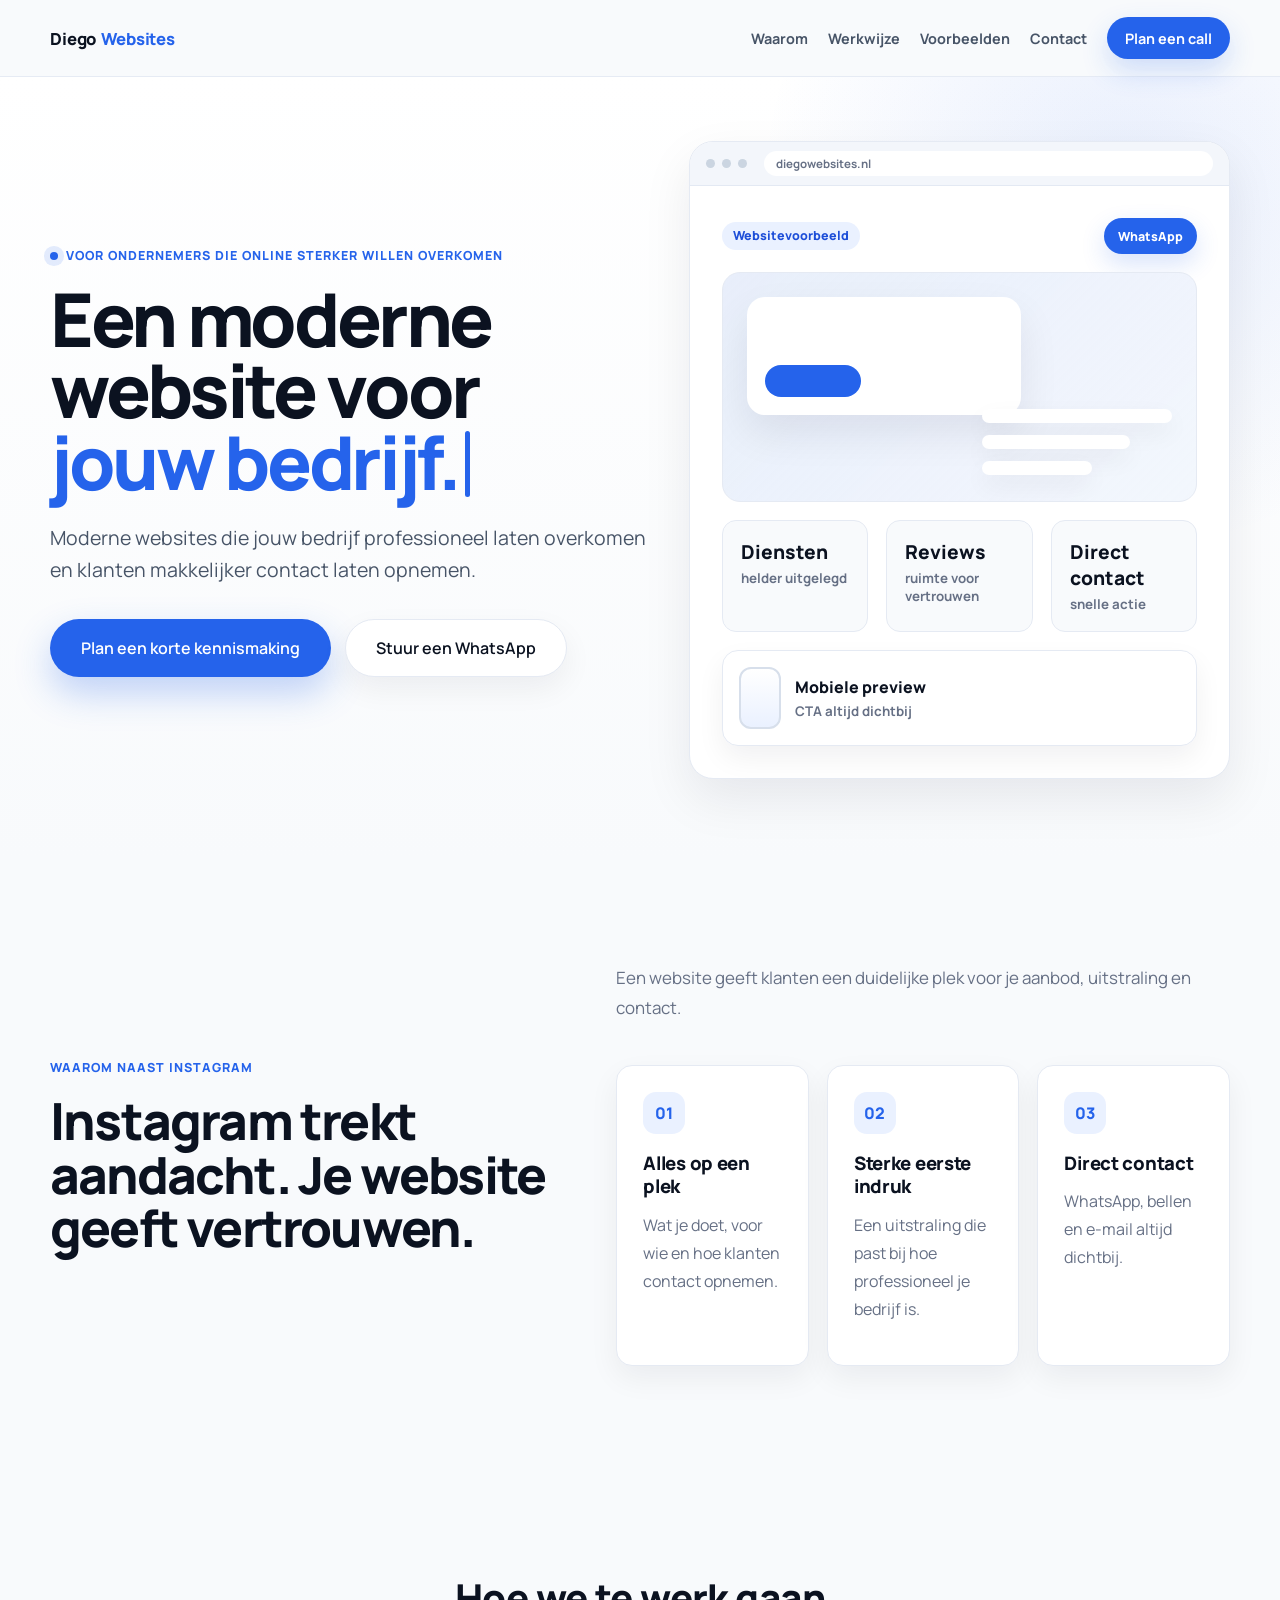
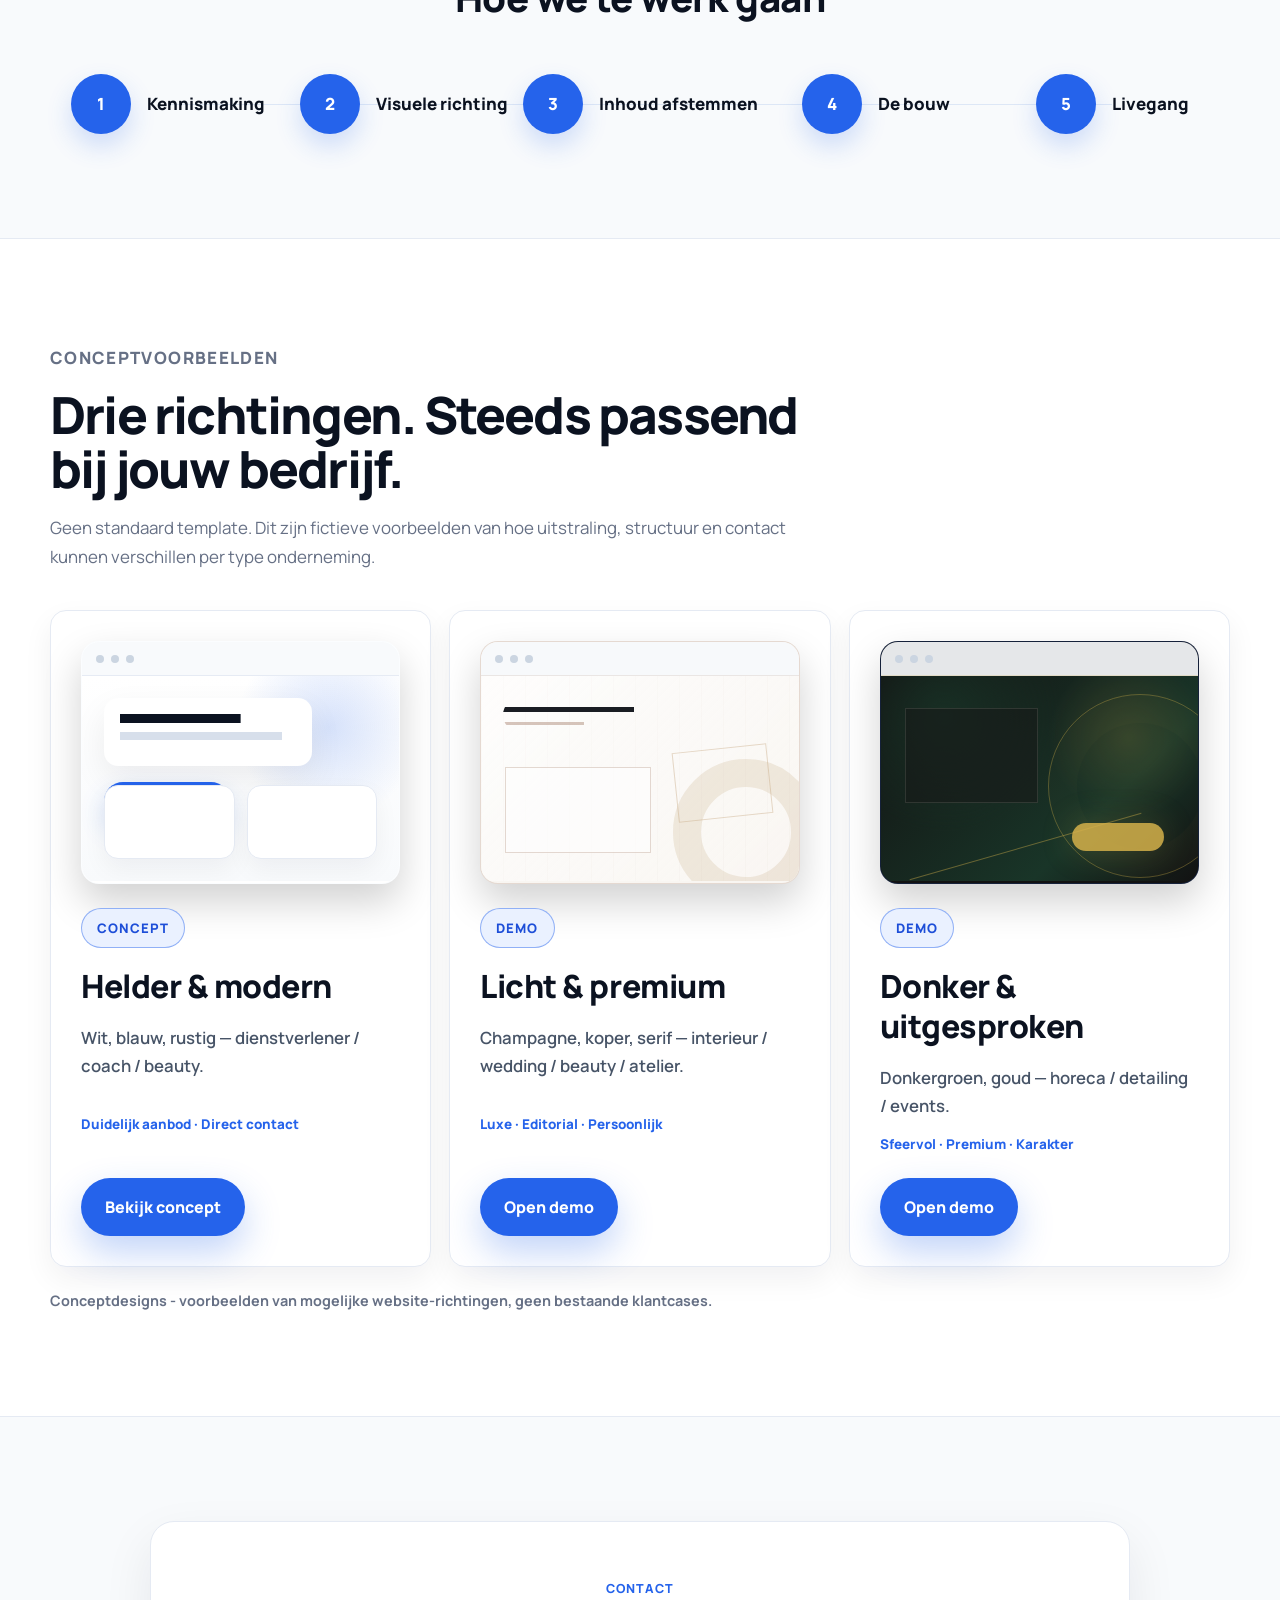
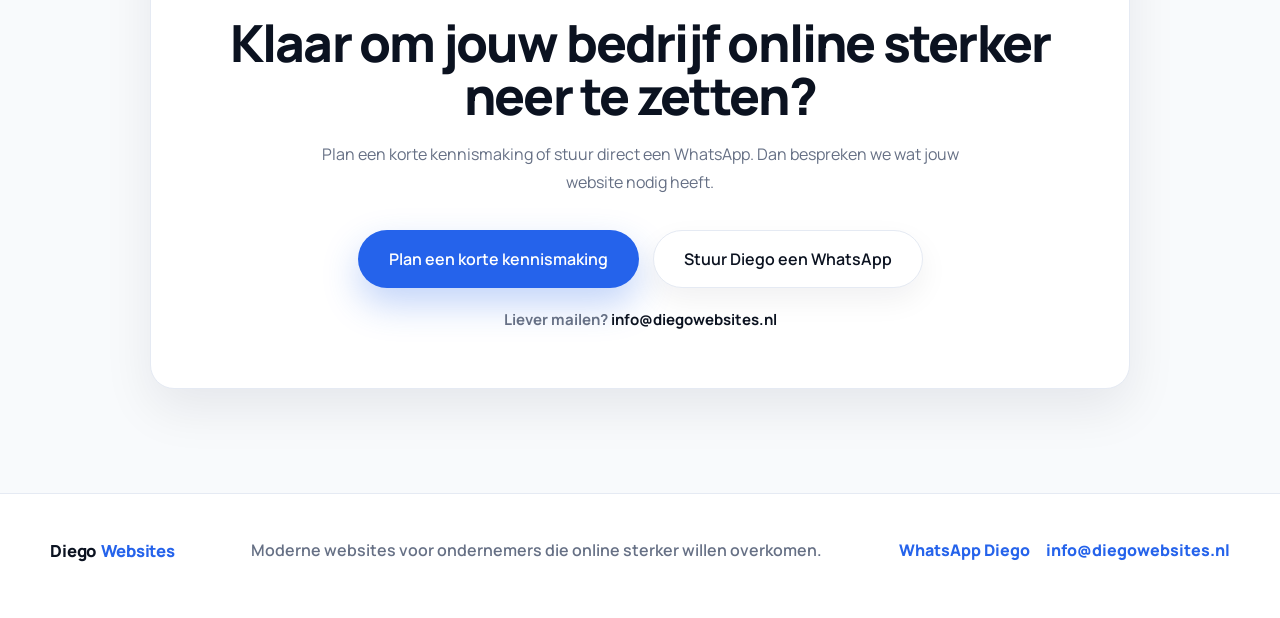
<file: index.html>
<!doctype html>
<html lang="nl">
<head>
  <meta charset="utf-8">
  <meta name="viewport" content="width=device-width, initial-scale=1">
  <meta name="description" content="Diego Websites maakt moderne, mobiele websites voor ondernemers die online professioneler willen overkomen zonder ingewikkeld traject.">
  <title>Diego Websites | Moderne websites voor ondernemers</title>
  <link rel="preconnect" href="https://fonts.googleapis.com">
  <link rel="preconnect" href="https://fonts.gstatic.com" crossorigin>
  <link href="https://fonts.googleapis.com/css2?family=Manrope:wght@400;600;700;800&display=swap" rel="stylesheet">
  <link rel="stylesheet" href="styles.css">
</head>
<body>
  <header class="site-header">
    <nav class="nav" aria-label="Hoofdnavigatie">
      <a class="wordmark" href="#top" aria-label="Diego Websites home">
        <span>Diego</span><strong>Websites</strong>
      </a>

      <button class="menu-toggle" type="button" aria-expanded="false" aria-controls="nav-menu">
        <span></span>
        <span></span>
        <span></span>
        <span class="sr-only">Menu openen</span>
      </button>

      <div class="nav-menu" id="nav-menu">
        <a href="#waarom">Waarom</a>
        <a href="#werkwijze">Werkwijze</a>
        <a href="#voorbeelden">Voorbeelden</a>
        <a href="#contact">Contact</a>
        <a class="nav-cta" href="https://www.cal.eu/diego-van-den-boogaard-5sbf0c" target="_blank" rel="noopener">Plan een call</a>
      </div>
    </nav>
  </header>

  <main id="top">
    <section class="hero section">
      <div class="container hero-grid">
        <div class="hero-copy">
          <p class="eyebrow">Voor ondernemers die online sterker willen overkomen</p>
          <h1 class="typed-headline">
            <span>Een moderne website voor</span>
            <span class="typed-line"><span id="typed-text">jouw bedrijf.</span><span class="typed-cursor" aria-hidden="true"></span></span>
          </h1>
          <p class="lead">Moderne websites die jouw bedrijf professioneel laten overkomen en klanten makkelijker contact laten opnemen.</p>
          <div class="hero-actions">
            <a class="button primary" href="https://www.cal.eu/diego-van-den-boogaard-5sbf0c" target="_blank" rel="noopener">Plan een korte kennismaking</a>
            <a class="button secondary" href="https://wa.me/31621283849" target="_blank" rel="noopener">Stuur een WhatsApp</a>
          </div>
        </div>

        <div class="browser-card" aria-label="Website voorbeeld">
          <div class="browser-top">
            <span></span>
            <span></span>
            <span></span>
            <p>diegowebsites.nl</p>
          </div>
          <div class="browser-body">
            <div class="preview-topline">
              <p class="mock-badge">Websitevoorbeeld</p>
              <a class="preview-whatsapp" href="https://wa.me/31621283849" target="_blank" rel="noopener">WhatsApp</a>
            </div>
            <div class="preview-visual" aria-hidden="true">
              <div class="preview-hero-shape"></div>
              <div class="preview-lines">
                <span></span>
                <span></span>
                <span></span>
              </div>
            </div>
            <div class="mock-grid">
              <div><strong>Diensten</strong><small>helder uitgelegd</small></div>
              <div><strong>Reviews</strong><small>ruimte voor vertrouwen</small></div>
              <div><strong>Direct contact</strong><small>snelle actie</small></div>
            </div>
            <div class="mobile-preview" aria-label="Mobiele website preview">
              <span></span>
              <div>
                <strong>Mobiele preview</strong>
                <small>CTA altijd dichtbij</small>
              </div>
            </div>
          </div>
        </div>
      </div>
    </section>

    <section class="section" id="waarom">
      <div class="container split">
        <div>
          <p class="section-label">Waarom naast Instagram</p>
          <h2>Instagram trekt aandacht. Je website geeft vertrouwen.</h2>
        </div>
        <div class="content-stack">
          <p class="section-intro">Een website geeft klanten een duidelijke plek voor je aanbod, uitstraling en contact.</p>
          <div class="benefit-grid">
            <article class="card">
              <span class="number">01</span>
              <h3>Alles op een plek</h3>
              <p>Wat je doet, voor wie en hoe klanten contact opnemen.</p>
            </article>
            <article class="card">
              <span class="number">02</span>
              <h3>Sterke eerste indruk</h3>
              <p>Een uitstraling die past bij hoe professioneel je bedrijf is.</p>
            </article>
            <article class="card">
              <span class="number">03</span>
              <h3>Direct contact</h3>
              <p>WhatsApp, bellen en e-mail altijd dichtbij.</p>
            </article>
          </div>
        </div>
      </div>
    </section>

    <section class="section" id="werkwijze">
      <div class="container">
        <div class="timeline-wrap timeline-simple">
          <h3>Hoe we te werk gaan</h3>
          <div class="timeline">
            <article class="timeline-step">
              <span>1</span>
              <div><h4>Kennismaking</h4></div>
            </article>
            <article class="timeline-step">
              <span>2</span>
              <div><h4>Visuele richting</h4></div>
            </article>
            <article class="timeline-step">
              <span>3</span>
              <div><h4>Inhoud afstemmen</h4></div>
            </article>
            <article class="timeline-step">
              <span>4</span>
              <div><h4>De bouw</h4></div>
            </article>
            <article class="timeline-step">
              <span>5</span>
              <div><h4>Livegang</h4></div>
            </article>
          </div>
        </div>
      </div>
    </section>

    <section class="section muted" id="voorbeelden">
      <div class="container">
        <div class="section-heading">
          <p class="section-label">Conceptvoorbeelden</p>
          <h2>Drie richtingen. Steeds passend bij jouw bedrijf.</h2>
          <p>Geen standaard template. Dit zijn fictieve voorbeelden van hoe uitstraling, structuur en contact kunnen verschillen per type onderneming.</p>
        </div>

        <div class="concept-grid">
          <a class="concept-card concept-link portfolio-card" href="#contact" aria-label="Bekijk helder en modern concept">
            <div class="concept-preview portfolio-preview concept-preview-diego">
              <div class="concept-browser-top">
                <span></span>
                <span></span>
                <span></span>
              </div>
              <div class="concept-browser-body">
                <div class="diego-preview-head"></div>
                <div class="diego-preview-cta"></div>
                <div class="diego-preview-grid">
                  <span></span>
                  <span></span>
                </div>
              </div>
            </div>
            <span class="portfolio-pill">Concept</span>
            <h3>Helder & modern</h3>
            <p>Wit, blauw, rustig — dienstverlener / coach / beauty.</p>
            <small>Duidelijk aanbod · Direct contact</small>
            <span class="portfolio-button">Bekijk concept</span>
          </a>

          <a class="concept-card concept-link portfolio-card" href="atelier-aurelia-concept.html" target="_blank" rel="noopener" aria-label="Bekijk Atelier Aurelia concept">
            <div class="concept-preview portfolio-preview concept-preview-aurelia">
              <div class="concept-browser-top">
                <span></span>
                <span></span>
                <span></span>
              </div>
              <div class="concept-browser-body aurelia-body">
                <div class="aurelia-serif-line"></div>
                <div class="aurelia-frame"></div>
                <div class="aurelia-orb"></div>
                <div class="aurelia-editorial"></div>
              </div>
            </div>
            <span class="portfolio-pill">Demo</span>
            <h3>Licht & premium</h3>
            <p>Champagne, koper, serif — interieur / wedding / beauty / atelier.</p>
            <small>Luxe · Editorial · Persoonlijk</small>
            <span class="portfolio-button">Open demo</span>
          </a>

          <a class="concept-card concept-link portfolio-card" href="ember-house-concept.html" target="_blank" rel="noopener" aria-label="Bekijk Ember House concept">
            <div class="concept-preview portfolio-preview concept-preview-ember">
              <div class="concept-browser-top">
                <span></span>
                <span></span>
                <span></span>
              </div>
              <div class="concept-browser-body ember-body">
                <div class="ember-circle"></div>
                <div class="ember-line"></div>
                <div class="ember-panel"></div>
                <div class="ember-glow"></div>
              </div>
            </div>
            <span class="portfolio-pill">Demo</span>
            <h3>Donker & uitgesproken</h3>
            <p>Donkergroen, goud — horeca / detailing / events.</p>
            <small>Sfeervol · Premium · Karakter</small>
            <span class="portfolio-button">Open demo</span>
          </a>
        </div>
        <p class="concept-disclaimer">Conceptdesigns - voorbeelden van mogelijke website-richtingen, geen bestaande klantcases.</p>
      </div>
    </section>

    <section class="section contact" id="contact">
      <div class="container contact-card">
        <p class="section-label">Contact</p>
        <h2>Klaar om jouw bedrijf online sterker neer te zetten?</h2>
        <p>Plan een korte kennismaking of stuur direct een WhatsApp. Dan bespreken we wat jouw website nodig heeft.</p>
        <div class="hero-actions center">
          <a class="button primary" href="https://www.cal.eu/diego-van-den-boogaard-5sbf0c" target="_blank" rel="noopener">Plan een korte kennismaking</a>
          <a class="button secondary" href="https://wa.me/31621283849" target="_blank" rel="noopener">Stuur Diego een WhatsApp</a>
        </div>
        <p class="contact-mail">Liever mailen? <a href="mailto:info@diegowebsites.nl">info@diegowebsites.nl</a></p>
      </div>
    </section>
  </main>

  <footer class="footer">
    <div class="container footer-inner">
      <a class="wordmark" href="#top">
        <span>Diego</span><strong>Websites</strong>
      </a>
      <p>Moderne websites voor ondernemers die online sterker willen overkomen.</p>
      <div class="footer-links">
        <a href="https://wa.me/31621283849" target="_blank" rel="noopener">WhatsApp Diego</a>
        <a href="mailto:info@diegowebsites.nl">info@diegowebsites.nl</a>
      </div>
    </div>
  </footer>

  <script src="script.js"></script>
</body>
</html>
</file>
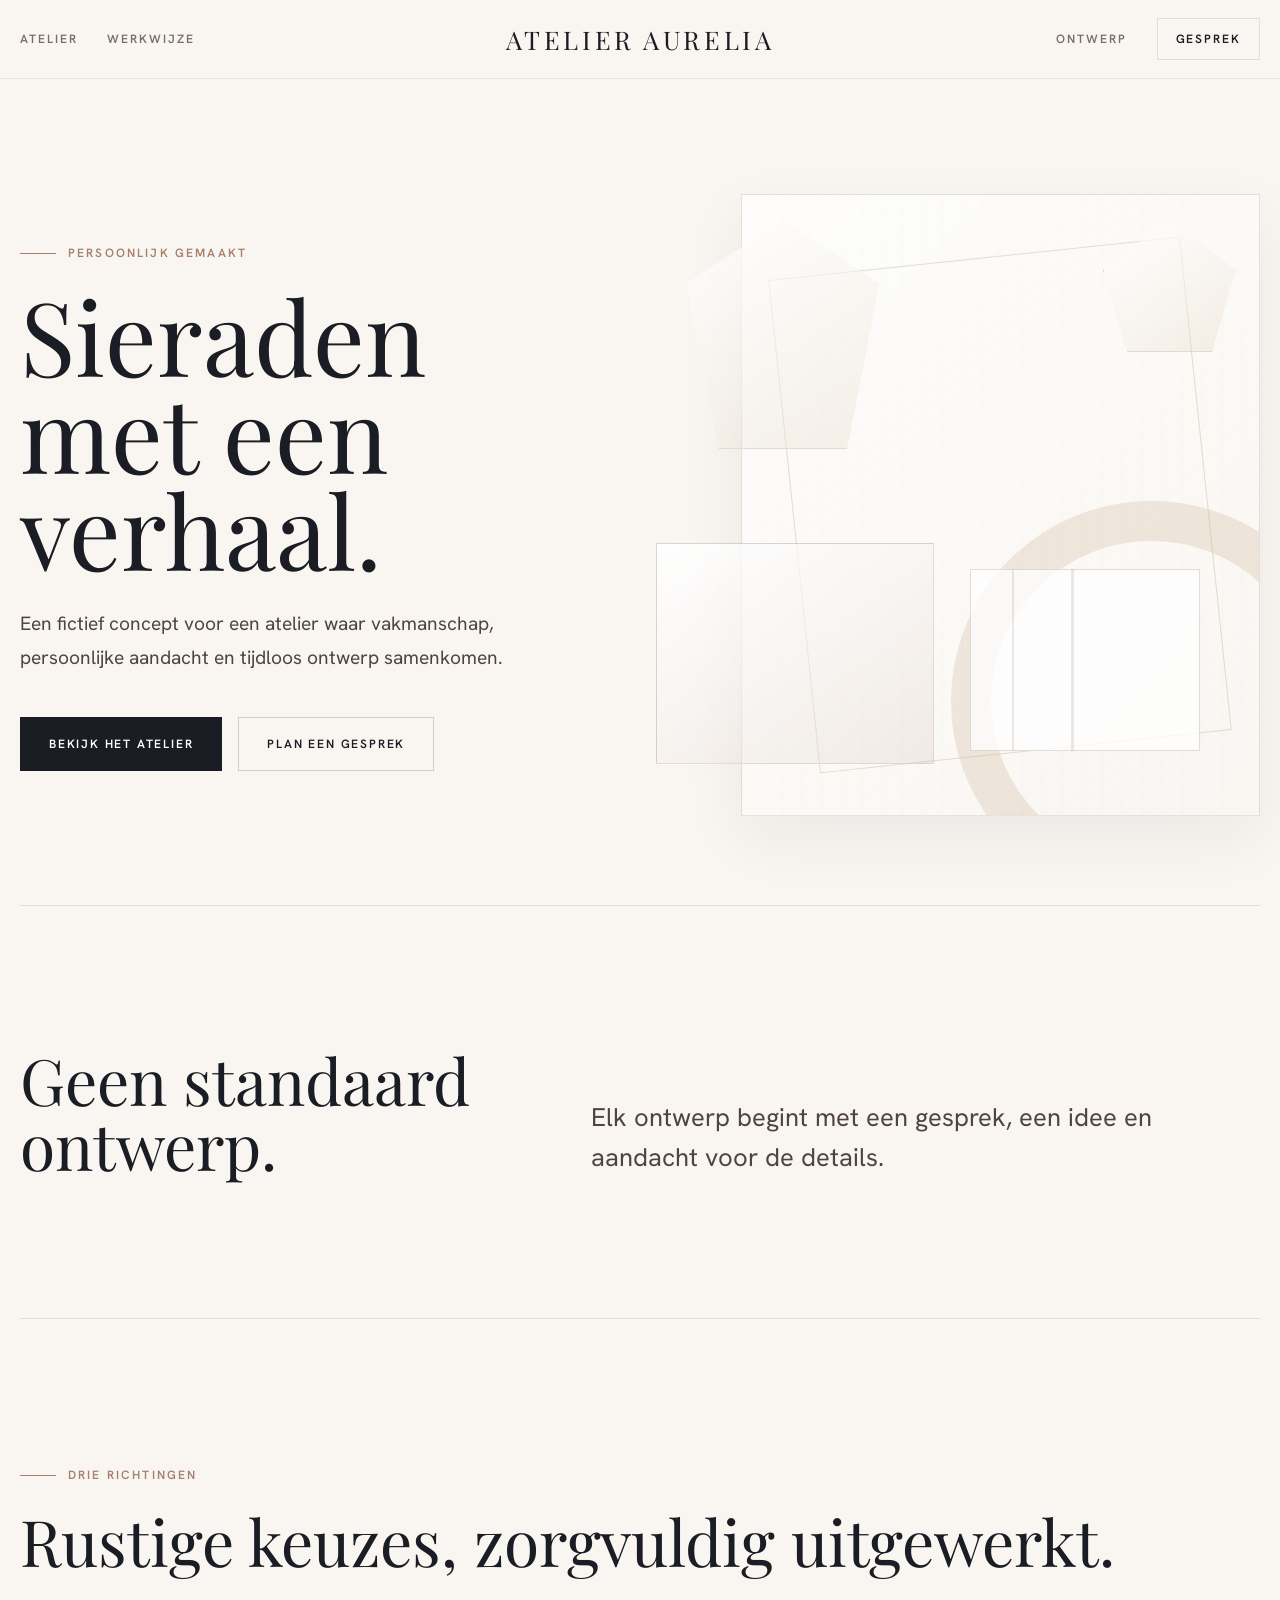
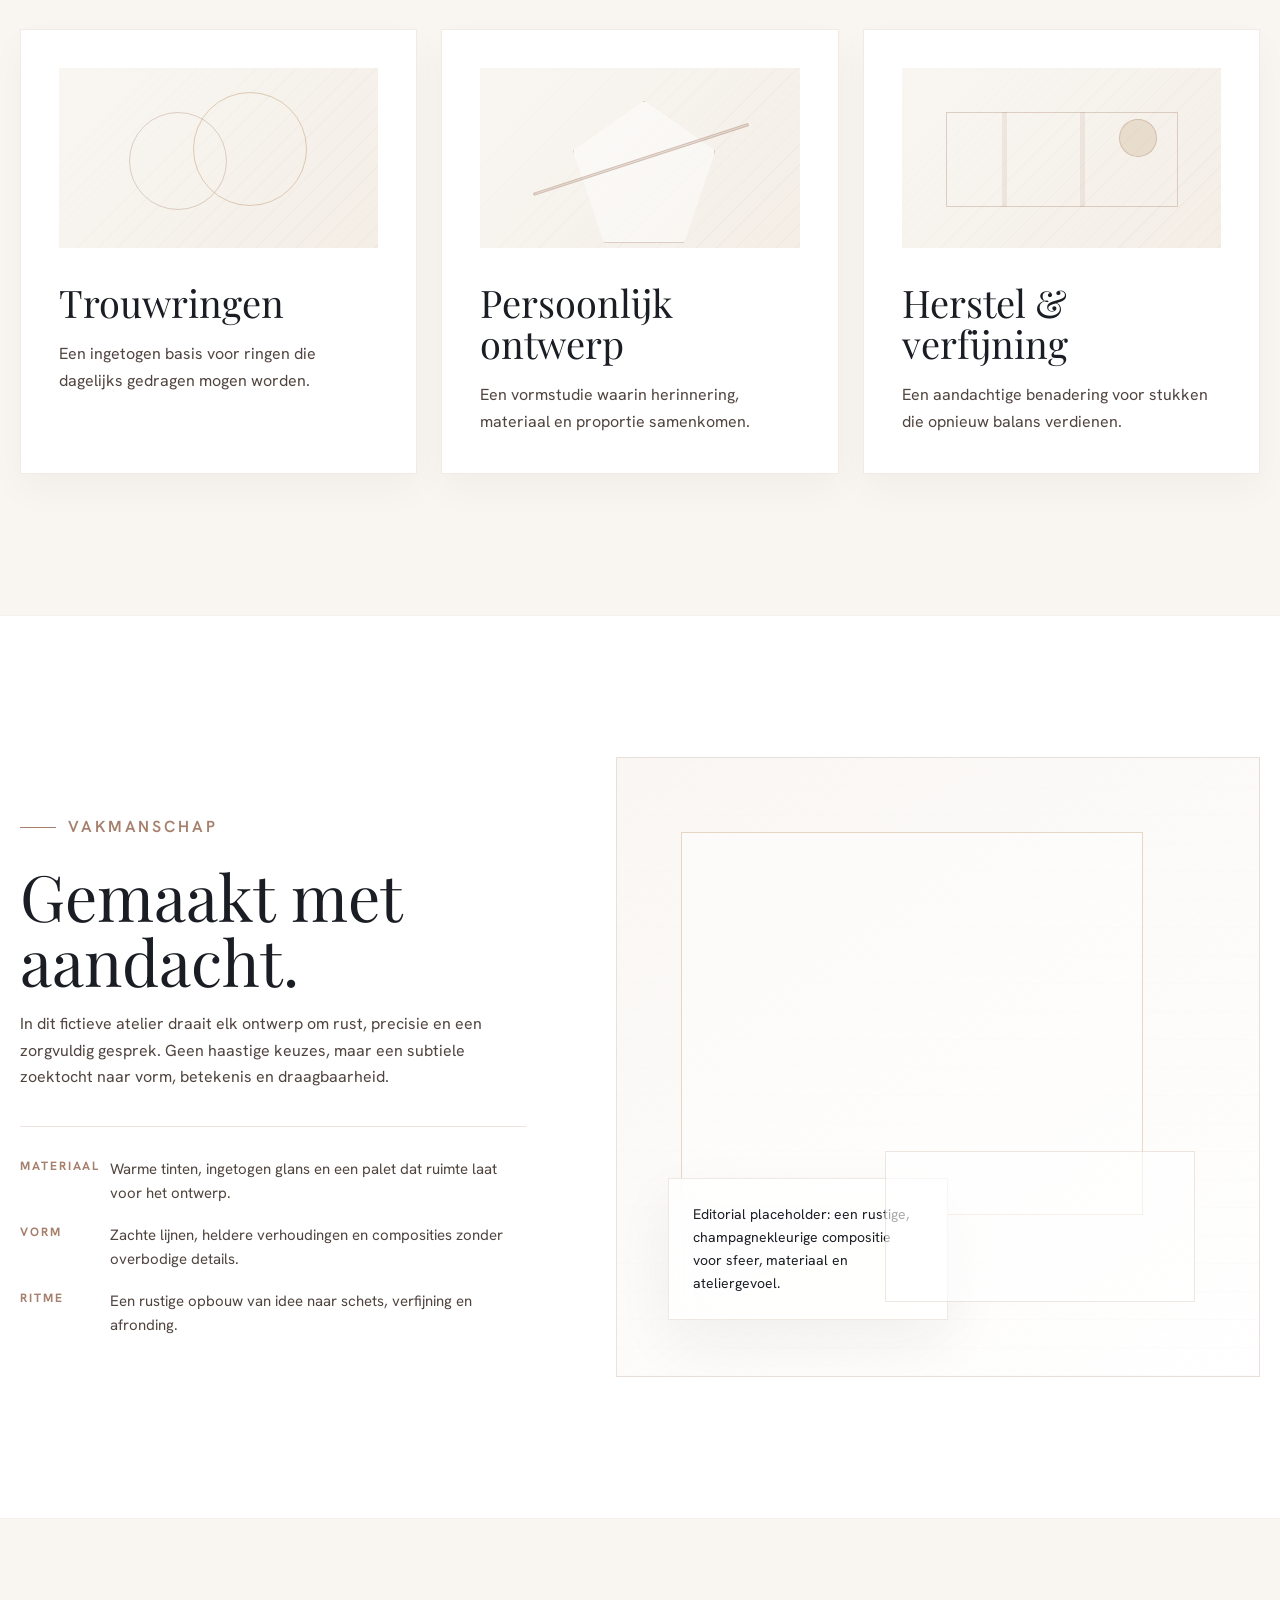
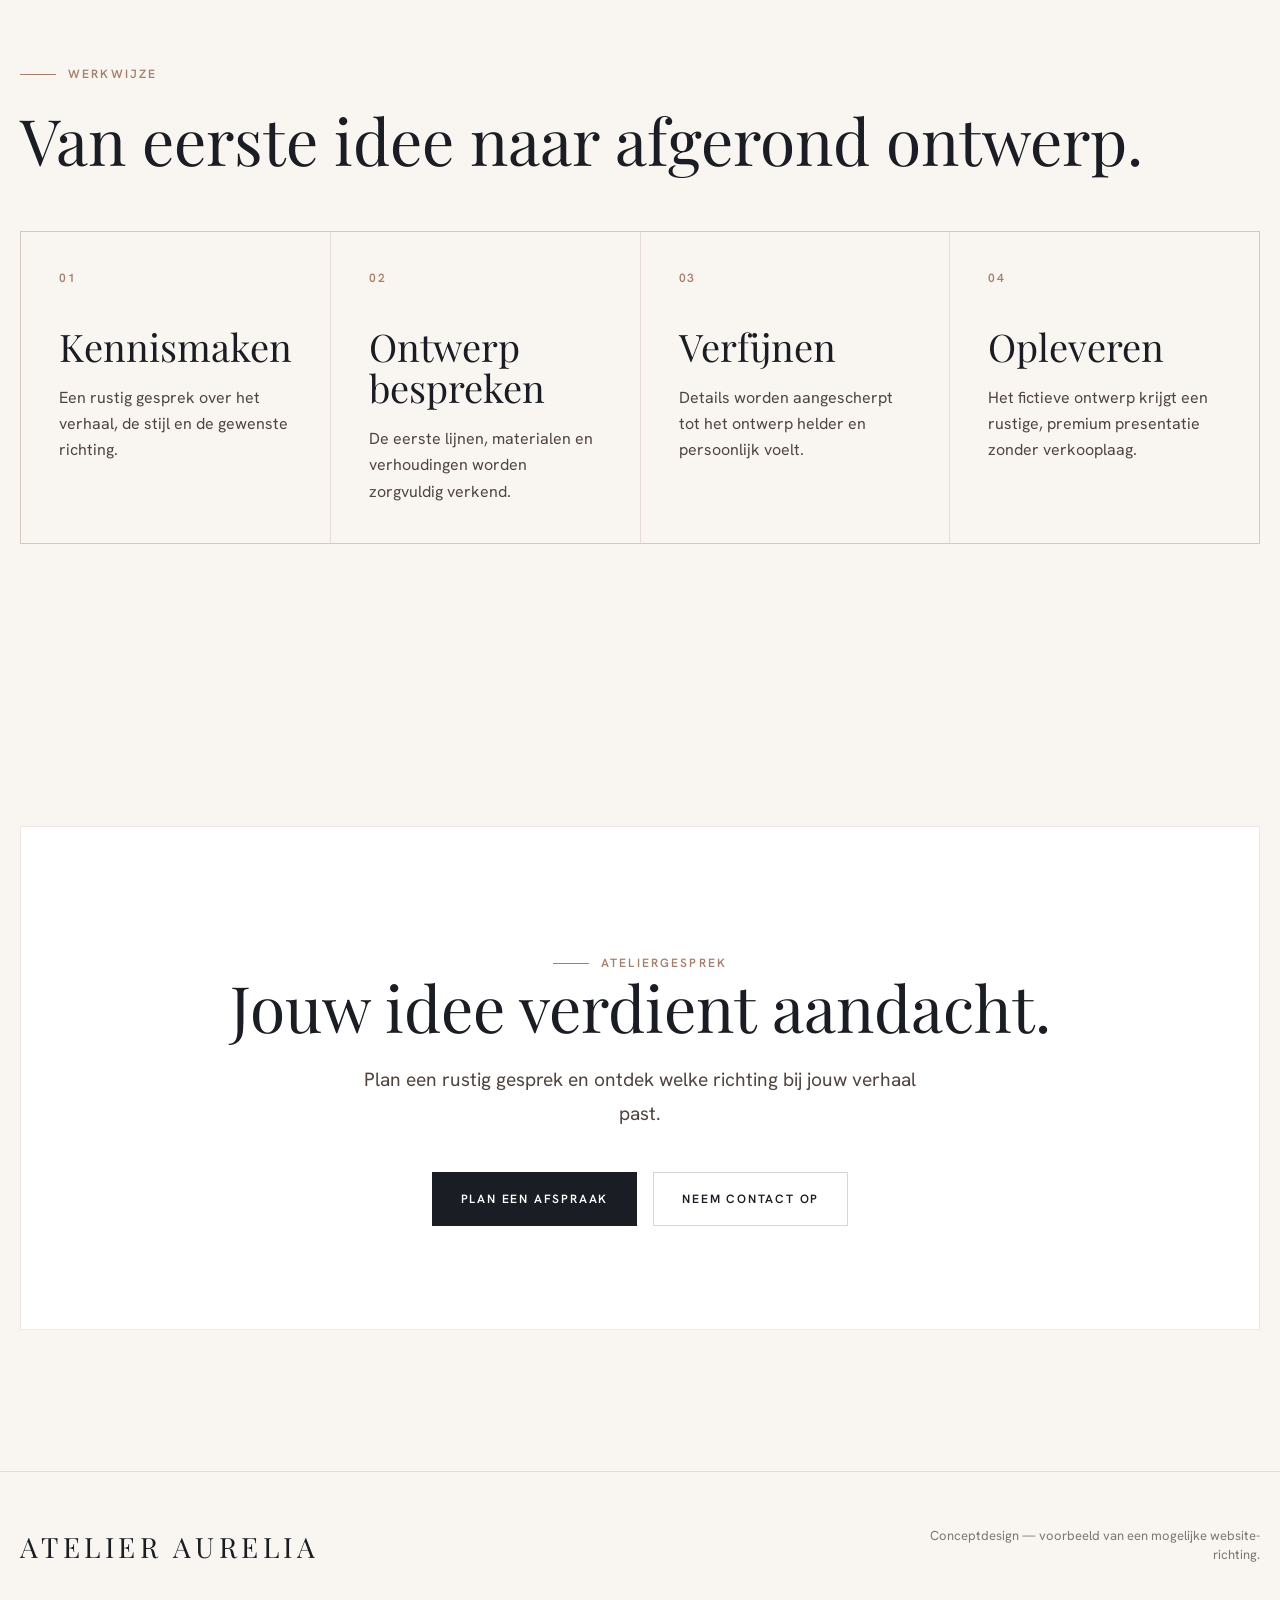
<file: atelier-aurelia-concept.html>
<!DOCTYPE html>
<html lang="nl">
<head>
  <meta charset="UTF-8" />
  <meta name="viewport" content="width=device-width, initial-scale=1.0" />
  <title>ATELIER AURELIA | Conceptdesign</title>
  <link rel="preconnect" href="https://fonts.googleapis.com">
  <link rel="preconnect" href="https://fonts.gstatic.com" crossorigin>
  <link href="https://fonts.googleapis.com/css2?family=Hanken+Grotesk:wght@400;500;600&family=Playfair+Display:wght@400;500;600&display=swap" rel="stylesheet">
  <style>
    :root {
      --background: #F9F6F2;
      --surface: #FFFFFF;
      --copper: #A6806C;
      --gold: #C5A880;
      --charcoal: #1A1D23;
      --body: #50443F;
      --line: rgba(166, 128, 108, 0.22);
      --soft: rgba(197, 168, 128, 0.16);
      --shadow: 0 22px 60px rgba(26, 29, 35, 0.06);
    }

    * {
      box-sizing: border-box;
    }

    html {
      scroll-behavior: smooth;
    }

    body {
      margin: 0;
      background: var(--background);
      color: var(--body);
      font-family: "Hanken Grotesk", "Manrope", system-ui, sans-serif;
      -webkit-font-smoothing: antialiased;
      overflow-x: hidden;
    }

    a {
      color: inherit;
      text-decoration: none;
    }

    button {
      font: inherit;
    }

    .site-shell {
      width: min(100% - 40px, 1360px);
      margin: 0 auto;
    }

    .topbar {
      position: fixed;
      inset: 0 0 auto;
      z-index: 20;
      border-bottom: 1px solid rgba(166, 128, 108, 0.16);
      background: rgba(249, 246, 242, 0.82);
      backdrop-filter: blur(20px);
    }

    .nav {
      height: 78px;
      display: grid;
      grid-template-columns: 1fr auto 1fr;
      align-items: center;
      gap: 24px;
    }

    .nav-links {
      display: flex;
      gap: 30px;
      align-items: center;
      color: rgba(80, 68, 63, 0.76);
      font-size: 12px;
      font-weight: 600;
      letter-spacing: 0.16em;
      text-transform: uppercase;
    }

    .nav-links:last-child {
      justify-content: flex-end;
    }

    .brand {
      color: var(--charcoal);
      font-family: "Playfair Display", Georgia, serif;
      font-size: clamp(22px, 2vw, 31px);
      letter-spacing: 0.14em;
      white-space: nowrap;
    }

    .nav-pill {
      border: 1px solid var(--line);
      padding: 12px 18px;
      color: var(--charcoal);
    }

    main {
      padding-top: 78px;
    }

    .section {
      padding: clamp(72px, 11vw, 150px) 0;
    }

    .eyebrow {
      display: inline-flex;
      align-items: center;
      gap: 12px;
      margin: 0 0 22px;
      color: var(--copper);
      font-size: 12px;
      font-weight: 600;
      letter-spacing: 0.18em;
      text-transform: uppercase;
    }

    .eyebrow::before {
      content: "";
      width: 36px;
      height: 1px;
      background: currentColor;
    }

    h1,
    h2,
    h3 {
      margin: 0;
      color: var(--charcoal);
      font-family: "Playfair Display", Georgia, serif;
      font-weight: 400;
      letter-spacing: 0;
    }

    h1 {
      max-width: 760px;
      font-size: clamp(54px, 8vw, 112px);
      line-height: 0.95;
    }

    h2 {
      font-size: clamp(38px, 5vw, 68px);
      line-height: 1.02;
    }

    h3 {
      font-size: clamp(26px, 3vw, 38px);
      line-height: 1.08;
    }

    p {
      margin: 0;
      font-size: clamp(17px, 1.5vw, 20px);
      line-height: 1.75;
    }

    .hero {
      min-height: calc(100vh - 78px);
      display: grid;
      grid-template-columns: minmax(0, 0.95fr) minmax(340px, 1.05fr);
      gap: clamp(36px, 7vw, 104px);
      align-items: center;
      padding: clamp(48px, 7vw, 90px) 0;
    }

    .hero-copy p {
      max-width: 610px;
      margin-top: 30px;
    }

    .button-row {
      display: flex;
      flex-wrap: wrap;
      gap: 16px;
      margin-top: 42px;
    }

    .btn {
      min-height: 54px;
      border: 1px solid transparent;
      padding: 0 28px;
      cursor: default;
      display: inline-flex;
      align-items: center;
      justify-content: center;
      color: var(--charcoal);
      background: transparent;
      font-size: 12px;
      font-weight: 600;
      letter-spacing: 0.15em;
      text-transform: uppercase;
      transition: transform 240ms ease, background 240ms ease, color 240ms ease;
    }

    .btn.primary {
      background: var(--charcoal);
      color: white;
    }

    .btn.secondary {
      border-color: rgba(26, 29, 35, 0.18);
      color: var(--charcoal);
    }

    .btn:hover {
      transform: translateY(-2px);
    }

    .btn.primary:hover {
      background: var(--copper);
    }

    .hero-art {
      position: relative;
      min-height: min(680px, 72vh);
      isolation: isolate;
    }

    .hero-frame {
      position: absolute;
      inset: 4% 0 0 14%;
      overflow: hidden;
      background:
        linear-gradient(135deg, rgba(255,255,255,0.78), rgba(249,246,242,0.52)),
        repeating-linear-gradient(90deg, rgba(166,128,108,0.08) 0 1px, transparent 1px 20px);
      border: 1px solid var(--line);
      box-shadow: var(--shadow);
    }

    .hero-frame::before {
      content: "";
      position: absolute;
      inset: 10%;
      border: 1px solid rgba(197, 168, 128, 0.38);
      transform: rotate(-6deg);
    }

    .hero-frame::after {
      content: "";
      position: absolute;
      right: -18%;
      bottom: -14%;
      width: 62%;
      aspect-ratio: 1;
      border: 40px solid rgba(197, 168, 128, 0.24);
      border-radius: 50%;
    }

    .gem-large,
    .gem-small,
    .atelier-block,
    .line-study {
      position: absolute;
      border: 1px solid rgba(166, 128, 108, 0.28);
      background: linear-gradient(145deg, rgba(255,255,255,0.94), rgba(197,168,128,0.16));
    }

    .gem-large {
      top: 8%;
      left: 2%;
      width: 38%;
      aspect-ratio: 1;
      clip-path: polygon(50% 0, 92% 28%, 78% 100%, 22% 100%, 8% 28%);
      box-shadow: 0 30px 70px rgba(166, 128, 108, 0.12);
    }

    .gem-small {
      right: 4%;
      top: 8%;
      width: 22%;
      aspect-ratio: 1;
      clip-path: polygon(50% 0, 100% 38%, 82% 100%, 18% 100%, 0 38%);
    }

    .atelier-block {
      left: 0;
      bottom: 8%;
      width: 46%;
      height: 34%;
      background:
        radial-gradient(circle at 26% 30%, rgba(197,168,128,0.35), transparent 0 8%, transparent 9%),
        linear-gradient(145deg, rgba(255,255,255,0.95), rgba(166,128,108,0.12));
    }

    .line-study {
      right: 10%;
      bottom: 10%;
      width: 38%;
      height: 28%;
      background:
        linear-gradient(90deg, transparent 0 18%, rgba(166,128,108,0.18) 18% 19%, transparent 19% 44%, rgba(166,128,108,0.18) 44% 45%, transparent 45%),
        rgba(255,255,255,0.78);
    }

    .intro {
      display: grid;
      grid-template-columns: minmax(0, 0.7fr) minmax(0, 1fr);
      gap: clamp(30px, 8vw, 120px);
      align-items: end;
      border-top: 1px solid var(--line);
      border-bottom: 1px solid var(--line);
    }

    .intro p {
      max-width: 620px;
      font-size: clamp(22px, 2vw, 30px);
      line-height: 1.55;
    }

    .cards-grid {
      display: grid;
      grid-template-columns: repeat(3, minmax(0, 1fr));
      gap: 24px;
      margin-top: 56px;
    }

    .card {
      min-height: 430px;
      display: flex;
      flex-direction: column;
      justify-content: space-between;
      padding: clamp(24px, 3vw, 38px);
      background: var(--surface);
      border: 1px solid rgba(166, 128, 108, 0.16);
      box-shadow: 0 16px 36px rgba(26, 29, 35, 0.035);
    }

    .visual-block {
      height: 180px;
      margin-bottom: 34px;
      position: relative;
      overflow: hidden;
      background:
        linear-gradient(135deg, rgba(249,246,242,0.95), rgba(197,168,128,0.2)),
        repeating-linear-gradient(135deg, rgba(80,68,63,0.045) 0 1px, transparent 1px 14px);
    }

    .visual-block::before,
    .visual-block::after {
      content: "";
      position: absolute;
      border: 1px solid rgba(166, 128, 108, 0.34);
    }

    .visual-block.rings::before {
      width: 96px;
      height: 96px;
      border-radius: 50%;
      left: 22%;
      top: 44px;
    }

    .visual-block.rings::after {
      width: 112px;
      height: 112px;
      border-radius: 50%;
      left: 42%;
      top: 24px;
      border-color: rgba(197, 168, 128, 0.55);
    }

    .visual-block.custom::before {
      width: 44%;
      aspect-ratio: 1;
      clip-path: polygon(50% 0, 100% 35%, 78% 100%, 22% 100%, 0 35%);
      left: 29%;
      top: 18%;
      background: rgba(255, 255, 255, 0.45);
    }

    .visual-block.custom::after {
      width: 70%;
      height: 1px;
      left: 15%;
      top: 50%;
      background: rgba(166, 128, 108, 0.22);
      transform: rotate(-18deg);
    }

    .visual-block.refine::before {
      width: 72%;
      height: 52%;
      left: 14%;
      top: 24%;
      background:
        linear-gradient(90deg, transparent 0 24%, rgba(166,128,108,0.12) 24% 26%, transparent 26% 58%, rgba(166,128,108,0.12) 58% 60%, transparent 60%);
    }

    .visual-block.refine::after {
      width: 36px;
      height: 36px;
      right: 20%;
      top: 28%;
      border-radius: 50%;
      background: rgba(197, 168, 128, 0.28);
    }

    .card p,
    .craft-copy p,
    .step p {
      margin-top: 18px;
      font-size: 16px;
      line-height: 1.65;
    }

    .craft {
      background: var(--surface);
      border-top: 1px solid rgba(166, 128, 108, 0.12);
      border-bottom: 1px solid rgba(166, 128, 108, 0.12);
    }

    .craft-layout {
      display: grid;
      grid-template-columns: minmax(0, 0.88fr) minmax(320px, 1.12fr);
      gap: clamp(34px, 7vw, 108px);
      align-items: center;
    }

    .detail-list {
      display: grid;
      gap: 18px;
      margin-top: 36px;
      padding-top: 30px;
      border-top: 1px solid var(--line);
    }

    .detail {
      display: grid;
      grid-template-columns: 72px 1fr;
      gap: 18px;
      align-items: start;
      font-size: 15px;
      line-height: 1.6;
    }

    .detail strong {
      color: var(--copper);
      font-size: 12px;
      letter-spacing: 0.16em;
      text-transform: uppercase;
    }

    .atelier-placeholder {
      min-height: 620px;
      position: relative;
      overflow: hidden;
      background:
        linear-gradient(145deg, rgba(249,246,242,0.92), rgba(255,255,255,0.6)),
        repeating-linear-gradient(0deg, rgba(166,128,108,0.06) 0 1px, transparent 1px 28px);
      border: 1px solid var(--line);
    }

    .atelier-placeholder::before {
      content: "";
      position: absolute;
      inset: 12% 18% 26% 10%;
      border: 1px solid rgba(197, 168, 128, 0.45);
      background: rgba(255,255,255,0.35);
    }

    .atelier-placeholder::after {
      content: "";
      position: absolute;
      right: 10%;
      bottom: 12%;
      width: 48%;
      height: 24%;
      background:
        radial-gradient(circle at 24% 50%, rgba(166,128,108,0.32), transparent 0 7%, transparent 8%),
        radial-gradient(circle at 48% 50%, rgba(197,168,128,0.35), transparent 0 7%, transparent 8%),
        radial-gradient(circle at 72% 50%, rgba(26,29,35,0.10), transparent 0 7%, transparent 8%),
        rgba(255,255,255,0.62);
      border: 1px solid rgba(166, 128, 108, 0.2);
    }

    .floating-note {
      position: absolute;
      left: 8%;
      bottom: 9%;
      width: min(280px, 70%);
      padding: 24px;
      color: var(--charcoal);
      background: rgba(255, 255, 255, 0.78);
      border: 1px solid rgba(166, 128, 108, 0.18);
      backdrop-filter: blur(14px);
      box-shadow: var(--shadow);
      font-size: 14px;
      line-height: 1.65;
    }

    .steps {
      display: grid;
      grid-template-columns: repeat(4, minmax(0, 1fr));
      gap: 1px;
      margin-top: 58px;
      background: var(--line);
      border: 1px solid var(--line);
    }

    .step {
      padding: clamp(24px, 3vw, 38px);
      background: var(--background);
    }

    .step-number {
      display: block;
      margin-bottom: 40px;
      color: var(--copper);
      font-size: 12px;
      font-weight: 600;
      letter-spacing: 0.16em;
    }

    .cta {
      padding: clamp(62px, 8vw, 110px);
      text-align: center;
      position: relative;
      overflow: hidden;
      background:
        radial-gradient(circle at 10% 10%, rgba(197,168,128,0.24), transparent 0 22%, transparent 23%),
        radial-gradient(circle at 92% 88%, rgba(166,128,108,0.16), transparent 0 28%, transparent 29%),
        var(--surface);
      border: 1px solid rgba(166, 128, 108, 0.18);
    }

    .cta p {
      max-width: 580px;
      margin: 24px auto 0;
    }

    .cta .button-row {
      justify-content: center;
    }

    .footer {
      padding: 54px 0;
      border-top: 1px solid var(--line);
    }

    .footer-inner {
      display: flex;
      justify-content: space-between;
      gap: 24px;
      align-items: flex-end;
    }

    .footer-brand {
      color: var(--charcoal);
      font-family: "Playfair Display", Georgia, serif;
      font-size: 28px;
      letter-spacing: 0.16em;
    }

    .concept-note {
      max-width: 360px;
      color: rgba(80, 68, 63, 0.72);
      font-size: 13px;
      line-height: 1.5;
      text-align: right;
    }

    @media (max-width: 980px) {
      .nav {
        grid-template-columns: 1fr;
        height: auto;
        padding: 20px 0;
        text-align: center;
      }

      .nav-links {
        display: none;
      }

      main {
        padding-top: 74px;
      }

      .hero,
      .intro,
      .craft-layout {
        grid-template-columns: 1fr;
      }

      .hero-art {
        min-height: 540px;
      }

      .cards-grid,
      .steps {
        grid-template-columns: 1fr 1fr;
      }
    }

    @media (max-width: 640px) {
      .site-shell {
        width: min(100% - 28px, 1360px);
      }

      .section {
        padding: 66px 0;
      }

      .hero {
        min-height: auto;
        padding-top: 42px;
      }

      .hero-art {
        min-height: 420px;
      }

      .hero-frame {
        inset: 6% 0 0 8%;
      }

      .cards-grid,
      .steps {
        grid-template-columns: 1fr;
      }

      .card {
        min-height: 360px;
      }

      .atelier-placeholder {
        min-height: 460px;
      }

      .detail {
        grid-template-columns: 1fr;
        gap: 6px;
      }

      .footer-inner {
        display: grid;
        align-items: start;
      }

      .concept-note {
        text-align: left;
      }

      .btn {
        width: 100%;
      }
    }
  </style>
</head>
<body>
  <header class="topbar">
    <nav class="site-shell nav" aria-label="Conceptnavigatie">
      <div class="nav-links" aria-hidden="true">
        <span>Atelier</span>
        <span>Werkwijze</span>
      </div>
      <div class="brand">ATELIER AURELIA</div>
      <div class="nav-links" aria-hidden="true">
        <span>Ontwerp</span>
        <span class="nav-pill">Gesprek</span>
      </div>
    </nav>
  </header>

  <main>
    <section class="site-shell hero" aria-labelledby="hero-title">
      <div class="hero-copy">
        <p class="eyebrow">Persoonlijk gemaakt</p>
        <h1 id="hero-title">Sieraden met een verhaal.</h1>
        <p>Een fictief concept voor een atelier waar vakmanschap, persoonlijke aandacht en tijdloos ontwerp samenkomen.</p>
        <div class="button-row" aria-label="Visuele call-to-actions">
          <button class="btn primary" type="button">Bekijk het atelier</button>
          <button class="btn secondary" type="button">Plan een gesprek</button>
        </div>
      </div>
      <div class="hero-art" aria-label="Abstracte luxe hero compositie">
        <div class="hero-frame"></div>
        <div class="gem-large"></div>
        <div class="gem-small"></div>
        <div class="atelier-block"></div>
        <div class="line-study"></div>
      </div>
    </section>

    <section class="site-shell section intro" aria-labelledby="intro-title">
      <h2 id="intro-title">Geen standaard ontwerp.</h2>
      <p>Elk ontwerp begint met een gesprek, een idee en aandacht voor de details.</p>
    </section>

    <section class="site-shell section" aria-labelledby="directions-title">
      <p class="eyebrow">Drie richtingen</p>
      <h2 id="directions-title">Rustige keuzes, zorgvuldig uitgewerkt.</h2>
      <div class="cards-grid">
        <article class="card">
          <div>
            <div class="visual-block rings" aria-hidden="true"></div>
            <h3>Trouwringen</h3>
            <p>Een ingetogen basis voor ringen die dagelijks gedragen mogen worden.</p>
          </div>
        </article>
        <article class="card">
          <div>
            <div class="visual-block custom" aria-hidden="true"></div>
            <h3>Persoonlijk ontwerp</h3>
            <p>Een vormstudie waarin herinnering, materiaal en proportie samenkomen.</p>
          </div>
        </article>
        <article class="card">
          <div>
            <div class="visual-block refine" aria-hidden="true"></div>
            <h3>Herstel &amp; verfijning</h3>
            <p>Een aandachtige benadering voor stukken die opnieuw balans verdienen.</p>
          </div>
        </article>
      </div>
    </section>

    <section class="craft section" aria-labelledby="craft-title">
      <div class="site-shell craft-layout">
        <div class="craft-copy">
          <p class="eyebrow">Vakmanschap</p>
          <h2 id="craft-title">Gemaakt met aandacht.</h2>
          <p>In dit fictieve atelier draait elk ontwerp om rust, precisie en een zorgvuldig gesprek. Geen haastige keuzes, maar een subtiele zoektocht naar vorm, betekenis en draagbaarheid.</p>
          <div class="detail-list">
            <div class="detail">
              <strong>Materiaal</strong>
              <span>Warme tinten, ingetogen glans en een palet dat ruimte laat voor het ontwerp.</span>
            </div>
            <div class="detail">
              <strong>Vorm</strong>
              <span>Zachte lijnen, heldere verhoudingen en composities zonder overbodige details.</span>
            </div>
            <div class="detail">
              <strong>Ritme</strong>
              <span>Een rustige opbouw van idee naar schets, verfijning en afronding.</span>
            </div>
          </div>
        </div>
        <div class="atelier-placeholder" aria-label="Abstracte atelier-placeholder zonder foto">
          <div class="floating-note">Editorial placeholder: een rustige, champagnekleurige compositie voor sfeer, materiaal en ateliergevoel.</div>
        </div>
      </div>
    </section>

    <section class="site-shell section" aria-labelledby="process-title">
      <p class="eyebrow">Werkwijze</p>
      <h2 id="process-title">Van eerste idee naar afgerond ontwerp.</h2>
      <div class="steps">
        <article class="step">
          <span class="step-number">01</span>
          <h3>Kennismaken</h3>
          <p>Een rustig gesprek over het verhaal, de stijl en de gewenste richting.</p>
        </article>
        <article class="step">
          <span class="step-number">02</span>
          <h3>Ontwerp bespreken</h3>
          <p>De eerste lijnen, materialen en verhoudingen worden zorgvuldig verkend.</p>
        </article>
        <article class="step">
          <span class="step-number">03</span>
          <h3>Verfijnen</h3>
          <p>Details worden aangescherpt tot het ontwerp helder en persoonlijk voelt.</p>
        </article>
        <article class="step">
          <span class="step-number">04</span>
          <h3>Opleveren</h3>
          <p>Het fictieve ontwerp krijgt een rustige, premium presentatie zonder verkooplaag.</p>
        </article>
      </div>
    </section>

    <section class="site-shell section" aria-labelledby="cta-title">
      <div class="cta">
        <p class="eyebrow">Ateliergesprek</p>
        <h2 id="cta-title">Jouw idee verdient aandacht.</h2>
        <p>Plan een rustig gesprek en ontdek welke richting bij jouw verhaal past.</p>
        <div class="button-row" aria-label="Visuele call-to-actions">
          <button class="btn primary" type="button">Plan een afspraak</button>
          <button class="btn secondary" type="button">Neem contact op</button>
        </div>
      </div>
    </section>
  </main>

  <footer class="footer">
    <div class="site-shell footer-inner">
      <div class="footer-brand">ATELIER AURELIA</div>
      <p class="concept-note">Conceptdesign — voorbeeld van een mogelijke website-richting.</p>
    </div>
  </footer>
</body>
</html>
</file>
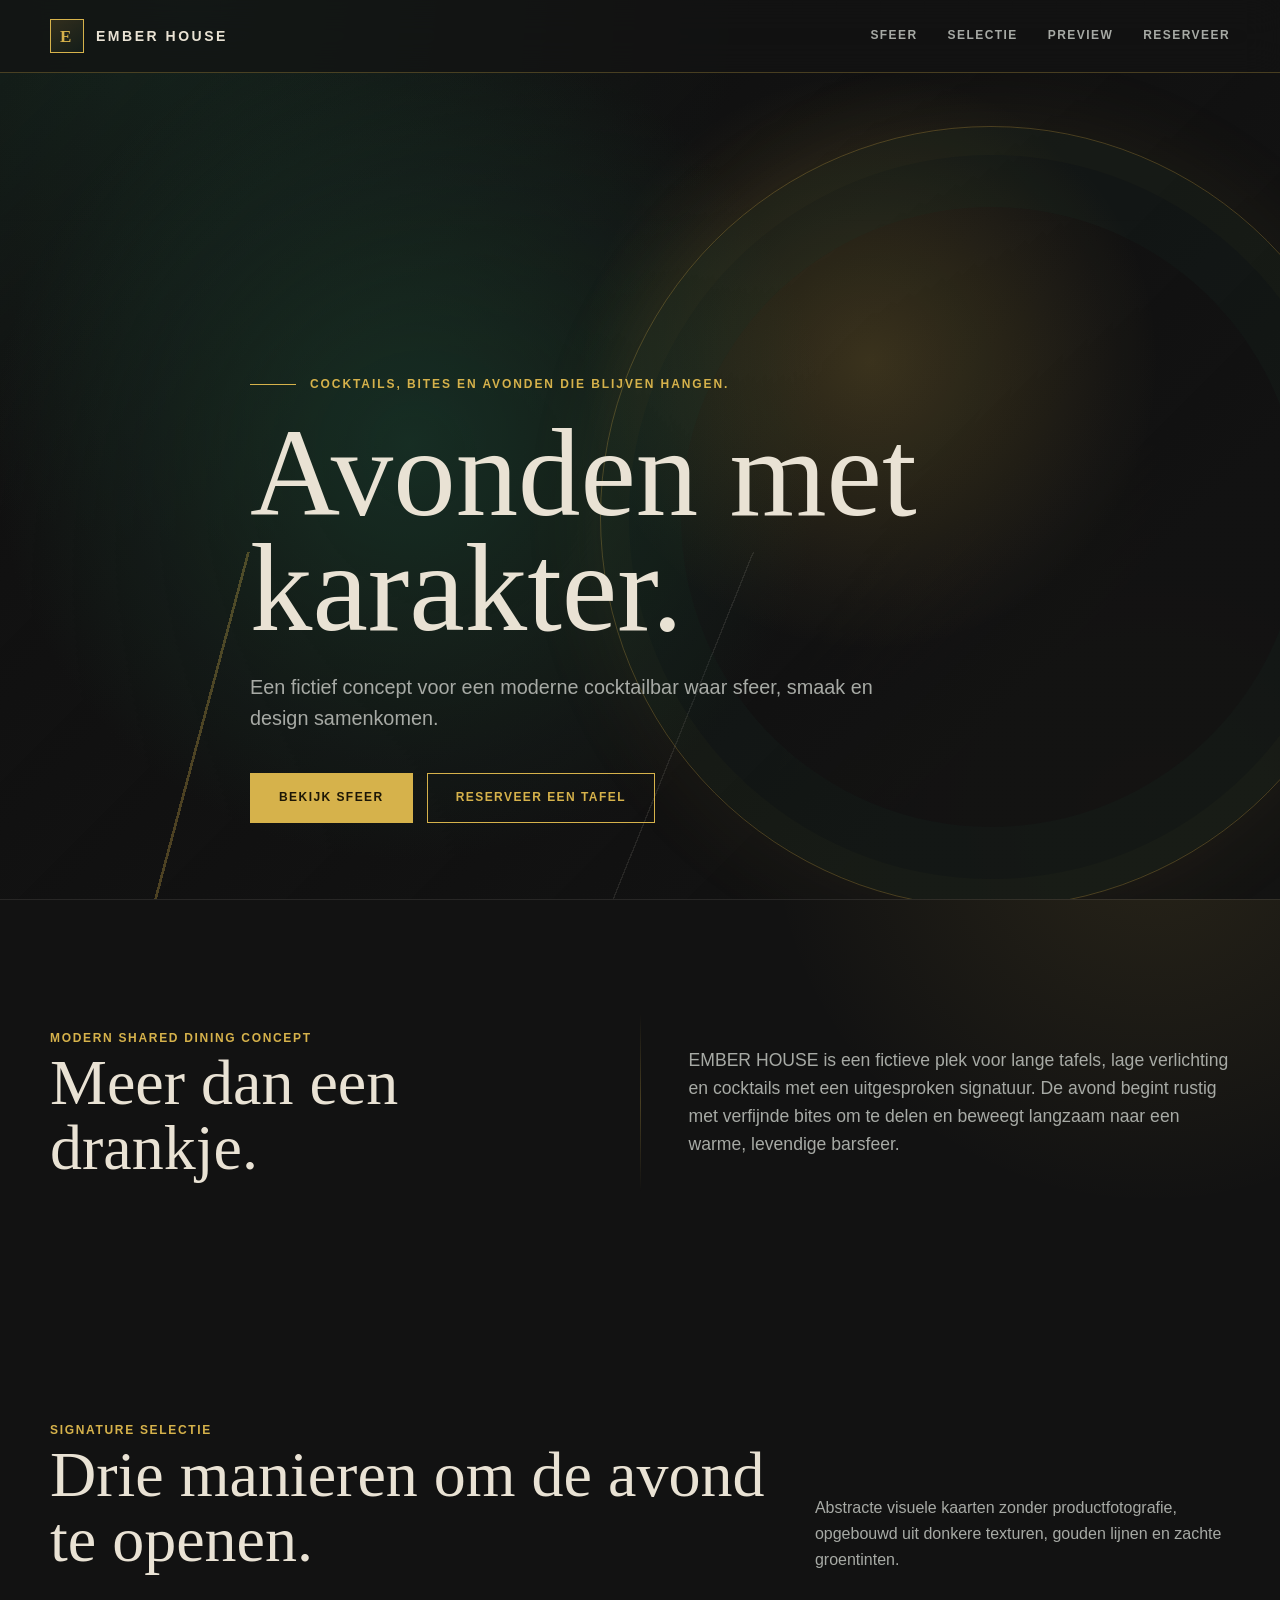
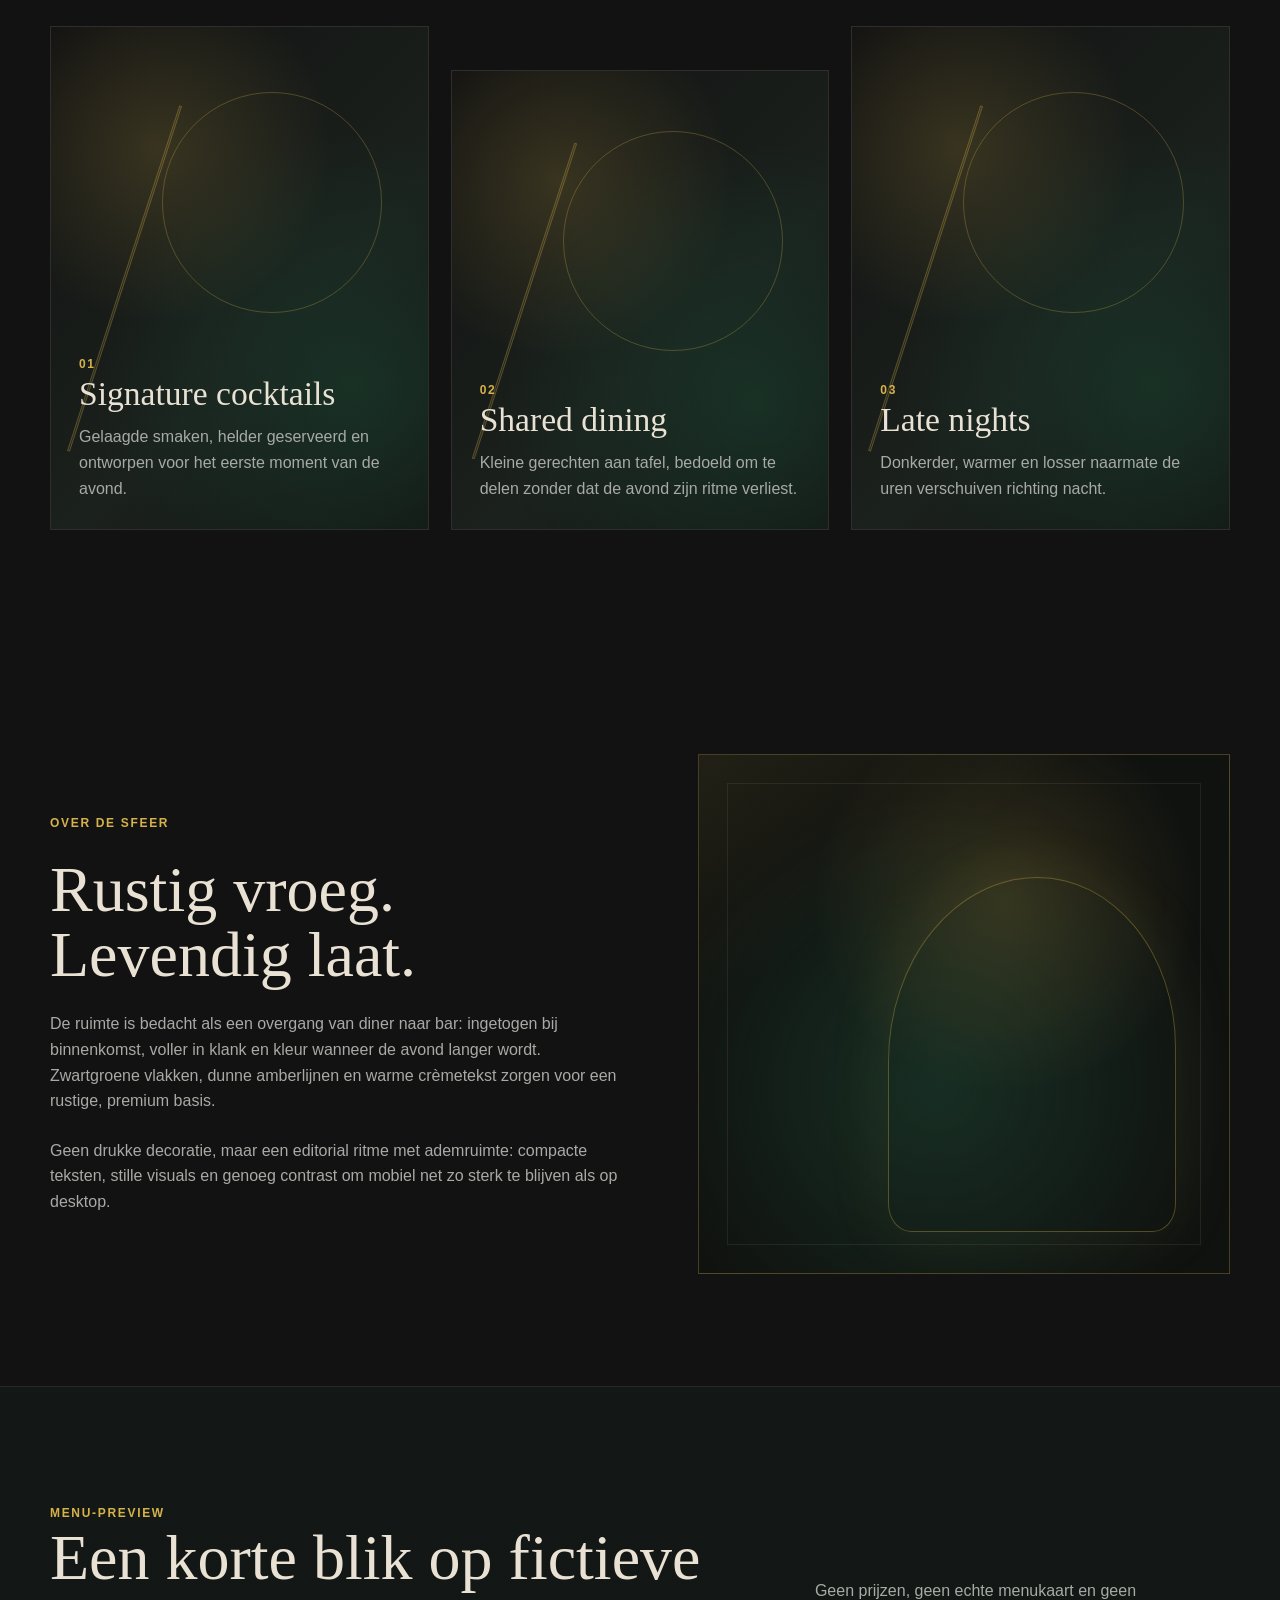
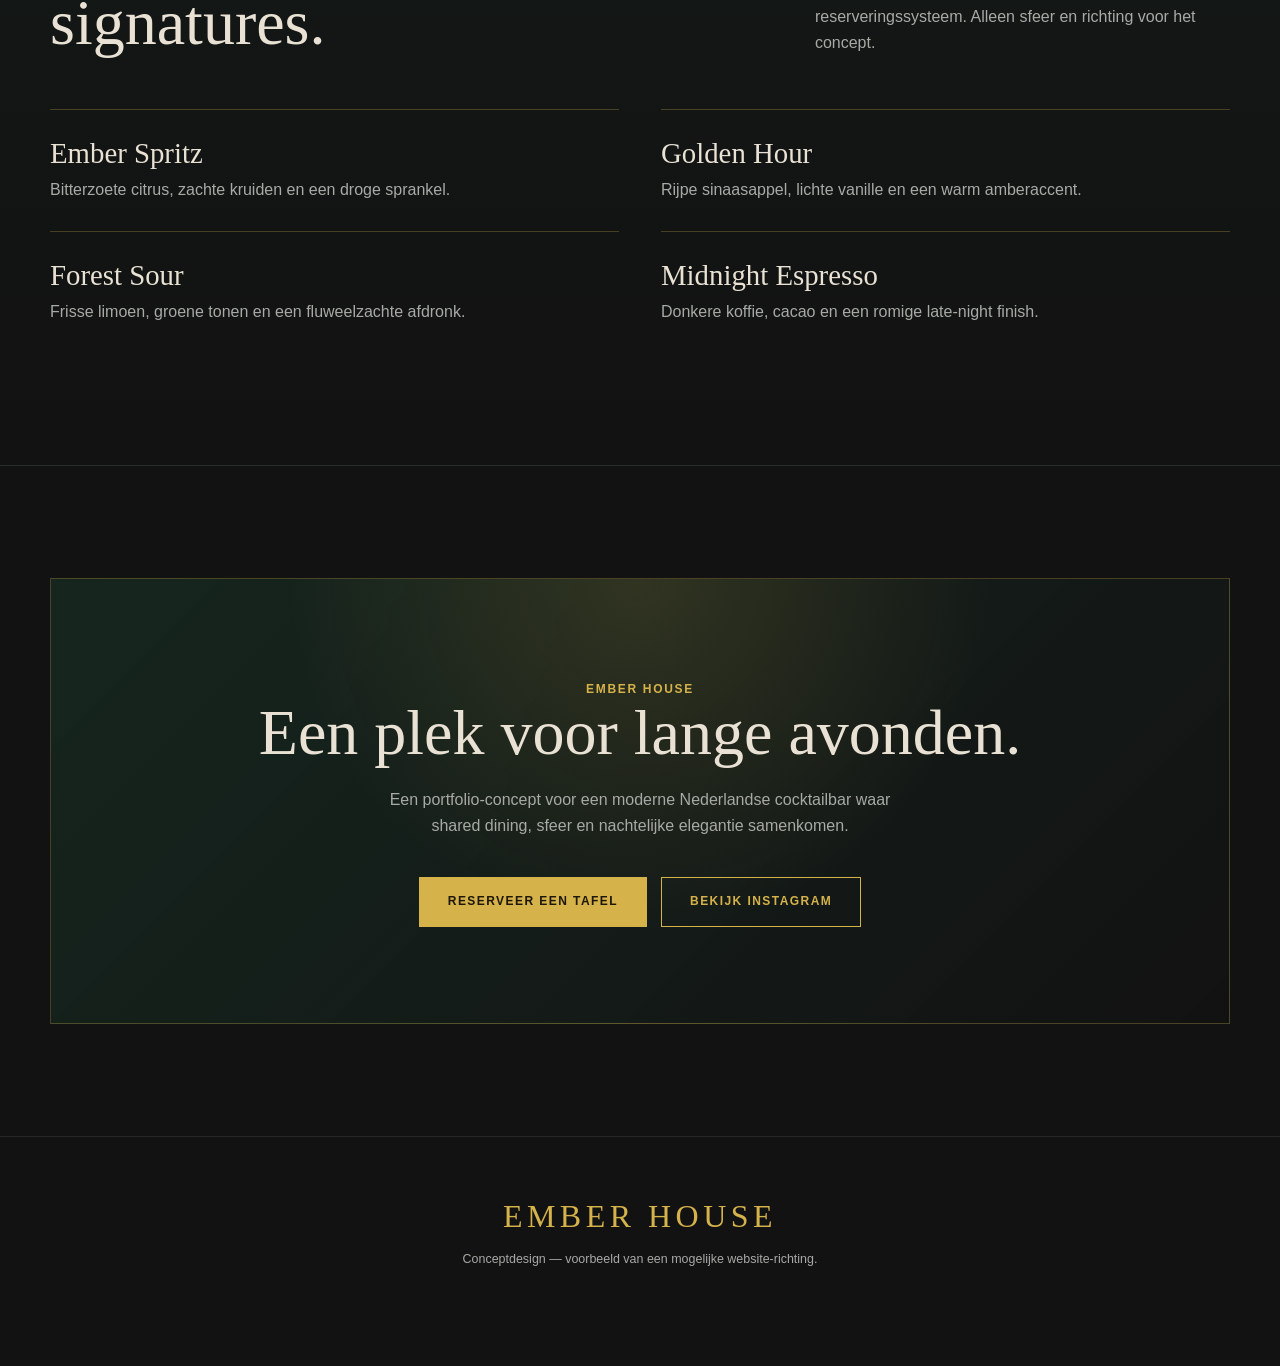
<file: ember-house-concept.html>
<!DOCTYPE html>
<html lang="nl">
<head>
  <meta charset="utf-8">
  <meta name="viewport" content="width=device-width, initial-scale=1">
  <title>EMBER HOUSE | Conceptdesign</title>
  <style>
    :root {
      --black: #121212;
      --green: #193528;
      --amber: #D6B24B;
      --cream: #E9E2D4;
      --muted: #A7AAA5;
      --panel: #181b19;
      --line: rgba(214, 178, 75, 0.28);
      --soft-line: rgba(233, 226, 212, 0.1);
      --max: 1180px;
    }

    * {
      box-sizing: border-box;
    }

    html {
      scroll-behavior: smooth;
    }

    body {
      margin: 0;
      background:
        radial-gradient(circle at 15% 0%, rgba(25, 53, 40, 0.7), transparent 34rem),
        radial-gradient(circle at 90% 18%, rgba(214, 178, 75, 0.11), transparent 24rem),
        var(--black);
      color: var(--cream);
      font-family: "Helvetica Neue", Arial, sans-serif;
      line-height: 1.6;
    }

    body::before {
      content: "";
      position: fixed;
      inset: 0;
      pointer-events: none;
      opacity: 0.18;
      background-image:
        linear-gradient(rgba(233, 226, 212, 0.035) 1px, transparent 1px),
        linear-gradient(90deg, rgba(233, 226, 212, 0.025) 1px, transparent 1px);
      background-size: 44px 44px;
      mask-image: linear-gradient(to bottom, #000, transparent 75%);
      z-index: -1;
    }

    a {
      color: inherit;
      text-decoration: none;
    }

    .wrap {
      width: min(calc(100% - 40px), var(--max));
      margin: 0 auto;
    }

    .topbar {
      position: fixed;
      top: 0;
      left: 0;
      right: 0;
      z-index: 20;
      border-bottom: 1px solid var(--line);
      background: rgba(18, 18, 18, 0.78);
      backdrop-filter: blur(18px);
    }

    .nav {
      height: 72px;
      display: flex;
      align-items: center;
      justify-content: space-between;
      gap: 24px;
    }

    .brand {
      display: flex;
      align-items: center;
      gap: 12px;
      font-size: 14px;
      font-weight: 700;
      letter-spacing: 0.18em;
    }

    .mark {
      width: 34px;
      height: 34px;
      border: 1px solid var(--amber);
      display: grid;
      place-items: center;
      color: var(--amber);
      font-family: Georgia, "Times New Roman", serif;
      font-size: 17px;
      line-height: 1;
      background: linear-gradient(145deg, rgba(214, 178, 75, 0.16), rgba(25, 53, 40, 0.22));
    }

    .navlinks {
      display: flex;
      align-items: center;
      gap: 30px;
      color: var(--muted);
      font-size: 12px;
      font-weight: 700;
      letter-spacing: 0.12em;
      text-transform: uppercase;
    }

    .navlinks a:hover {
      color: var(--amber);
    }

    .menu-toggle {
      display: none;
      width: 42px;
      height: 42px;
      border: 1px solid var(--line);
      background: transparent;
      color: var(--amber);
    }

    .menu-toggle span {
      display: block;
      width: 18px;
      height: 1px;
      margin: 5px auto;
      background: currentColor;
    }

    main {
      overflow: hidden;
    }

    section {
      padding: 112px 0;
    }

    .hero {
      min-height: 100svh;
      display: grid;
      align-items: end;
      padding: 136px 0 76px;
      position: relative;
      border-bottom: 1px solid var(--soft-line);
    }

    .hero-art {
      position: absolute;
      inset: 72px 0 0;
      overflow: hidden;
      opacity: 0.95;
    }

    .hero-art::before {
      content: "";
      position: absolute;
      inset: 0;
      background:
        radial-gradient(circle at 68% 35%, rgba(214, 178, 75, 0.22), transparent 18rem),
        radial-gradient(circle at 32% 45%, rgba(25, 53, 40, 0.85), transparent 26rem),
        linear-gradient(135deg, rgba(18, 18, 18, 0.22), rgba(18, 18, 18, 0.94) 78%);
    }

    .hero-art::after {
      content: "";
      position: absolute;
      width: min(64vw, 780px);
      aspect-ratio: 1;
      right: -8vw;
      top: 6vh;
      border: 1px solid rgba(214, 178, 75, 0.3);
      border-radius: 50%;
      box-shadow:
        inset 0 0 0 28px rgba(214, 178, 75, 0.018),
        inset 0 0 0 80px rgba(25, 53, 40, 0.18),
        0 0 90px rgba(214, 178, 75, 0.08);
    }

    .hero-lines {
      position: absolute;
      inset: auto 0 0;
      height: 42%;
      background:
        linear-gradient(105deg, transparent 0 18%, rgba(214, 178, 75, 0.32) 18% 18.2%, transparent 18.2% 100%),
        linear-gradient(112deg, transparent 0 53%, rgba(233, 226, 212, 0.1) 53% 53.1%, transparent 53.1% 100%);
    }

    .hero-content {
      position: relative;
      z-index: 2;
      max-width: 780px;
    }

    .eyebrow {
      display: inline-flex;
      align-items: center;
      gap: 14px;
      color: var(--amber);
      font-size: 12px;
      font-weight: 700;
      letter-spacing: 0.16em;
      text-transform: uppercase;
      margin-bottom: 22px;
    }

    .eyebrow::before {
      content: "";
      width: 46px;
      height: 1px;
      background: var(--amber);
    }

    h1,
    h2,
    h3 {
      font-family: Georgia, "Times New Roman", serif;
      font-weight: 400;
      margin: 0;
      letter-spacing: 0;
    }

    h1 {
      max-width: 740px;
      font-size: clamp(4rem, 10vw, 7.8rem);
      line-height: 0.92;
    }

    h2 {
      font-size: clamp(2.4rem, 5vw, 4.4rem);
      line-height: 1.02;
    }

    h3 {
      font-size: clamp(1.55rem, 3vw, 2.1rem);
      line-height: 1.08;
    }

    .lead {
      max-width: 630px;
      color: var(--muted);
      font-size: clamp(1.04rem, 2vw, 1.24rem);
      margin: 26px 0 0;
    }

    .actions {
      display: flex;
      flex-wrap: wrap;
      gap: 14px;
      margin-top: 38px;
    }

    .btn {
      display: inline-flex;
      min-height: 50px;
      align-items: center;
      justify-content: center;
      padding: 0 28px;
      border: 1px solid var(--amber);
      color: var(--amber);
      background: transparent;
      font-size: 12px;
      font-weight: 800;
      letter-spacing: 0.12em;
      text-transform: uppercase;
      cursor: default;
      transition: transform 180ms ease, background 180ms ease, color 180ms ease;
    }

    .btn:hover {
      transform: translateY(-2px);
    }

    .btn.primary {
      background: var(--amber);
      color: #1d1706;
    }

    .section-head {
      display: grid;
      grid-template-columns: minmax(0, 0.95fr) minmax(260px, 0.55fr);
      gap: 48px;
      align-items: end;
      margin-bottom: 54px;
    }

    .section-head p,
    .editorial p {
      margin: 0;
      color: var(--muted);
    }

    .intro-grid {
      display: grid;
      grid-template-columns: 1fr 1px 1fr;
      gap: 48px;
      align-items: center;
    }

    .intro-rule {
      height: 100%;
      min-height: 180px;
      background: linear-gradient(to bottom, transparent, var(--line), transparent);
    }

    .intro-copy {
      font-size: 1.1rem;
      color: var(--muted);
    }

    .mini-note {
      color: var(--amber);
      font-size: 12px;
      font-weight: 700;
      letter-spacing: 0.14em;
      text-transform: uppercase;
    }

    .cards {
      display: grid;
      grid-template-columns: repeat(3, 1fr);
      gap: 22px;
    }

    .feature-card {
      min-height: 460px;
      position: relative;
      display: flex;
      align-items: flex-end;
      overflow: hidden;
      border: 1px solid var(--soft-line);
      background: var(--panel);
      padding: 28px;
    }

    .feature-card:nth-child(2) {
      margin-top: 44px;
    }

    .visual {
      position: absolute;
      inset: 0;
      background:
        radial-gradient(circle at 28% 24%, rgba(214, 178, 75, 0.18), transparent 11rem),
        radial-gradient(circle at 80% 72%, rgba(25, 53, 40, 0.82), transparent 16rem),
        linear-gradient(135deg, #111, #1b211d 60%, #111);
    }

    .visual::before,
    .visual::after {
      content: "";
      position: absolute;
      border: 1px solid rgba(214, 178, 75, 0.28);
    }

    .visual::before {
      width: 58%;
      aspect-ratio: 1;
      right: 12%;
      top: 13%;
      border-radius: 50%;
    }

    .visual::after {
      width: 1px;
      height: 72%;
      left: 19%;
      top: 14%;
      background: rgba(214, 178, 75, 0.08);
      transform: rotate(18deg);
    }

    .feature-card-content {
      position: relative;
      z-index: 1;
    }

    .feature-card h3 {
      color: var(--cream);
      margin-bottom: 12px;
    }

    .feature-card p {
      color: var(--muted);
      margin: 0;
    }

    .editorial {
      display: grid;
      grid-template-columns: minmax(0, 0.78fr) minmax(320px, 0.72fr);
      gap: 72px;
      align-items: center;
    }

    .editorial-copy {
      display: grid;
      gap: 24px;
    }

    .mood-block {
      min-height: 520px;
      position: relative;
      overflow: hidden;
      border: 1px solid var(--line);
      background:
        linear-gradient(145deg, rgba(214, 178, 75, 0.09), transparent 30%),
        radial-gradient(circle at 58% 28%, rgba(214, 178, 75, 0.18), transparent 12rem),
        radial-gradient(circle at 45% 64%, rgba(25, 53, 40, 0.8), transparent 18rem),
        #101210;
    }

    .mood-block::before {
      content: "";
      position: absolute;
      inset: 28px;
      border: 1px solid rgba(233, 226, 212, 0.08);
    }

    .mood-block::after {
      content: "";
      position: absolute;
      width: 54%;
      height: 68%;
      right: 10%;
      bottom: 8%;
      border: 1px solid rgba(214, 178, 75, 0.34);
      border-radius: 52% 48% 8% 8%;
      box-shadow: 0 0 70px rgba(214, 178, 75, 0.08);
    }

    .menu-preview {
      background:
        linear-gradient(rgba(25, 53, 40, 0.2), rgba(18, 18, 18, 0.2)),
        var(--black);
      border-top: 1px solid var(--soft-line);
      border-bottom: 1px solid var(--soft-line);
    }

    .menu-list {
      display: grid;
      grid-template-columns: 1fr 1fr;
      gap: 0 42px;
    }

    .menu-item {
      padding: 28px 0;
      border-top: 1px solid var(--line);
    }

    .menu-item h3 {
      font-size: clamp(1.3rem, 2.5vw, 1.8rem);
      color: var(--cream);
      margin-bottom: 8px;
    }

    .menu-item p {
      margin: 0;
      color: var(--muted);
    }

    .cta {
      text-align: center;
      position: relative;
    }

    .cta .wrap {
      position: relative;
      padding: 96px 24px;
      border: 1px solid var(--line);
      background:
        radial-gradient(circle at 50% 0%, rgba(214, 178, 75, 0.15), transparent 22rem),
        linear-gradient(135deg, rgba(25, 53, 40, 0.58), rgba(18, 18, 18, 0.9));
    }

    .cta p {
      max-width: 520px;
      margin: 22px auto 0;
      color: var(--muted);
    }

    .footer {
      padding: 54px 0 96px;
      color: var(--muted);
      border-top: 1px solid var(--soft-line);
      text-align: center;
    }

    .footer-brand {
      color: var(--amber);
      font-family: Georgia, "Times New Roman", serif;
      font-size: 2rem;
      letter-spacing: 0.14em;
      margin-bottom: 8px;
    }

    .concept {
      font-size: 0.78rem;
    }

    .mobile-dock {
      display: none;
      position: fixed;
      left: 12px;
      right: 12px;
      bottom: 12px;
      z-index: 25;
      grid-template-columns: repeat(4, 1fr);
      gap: 6px;
      padding: 8px;
      border: 1px solid var(--line);
      background: rgba(18, 18, 18, 0.9);
      backdrop-filter: blur(18px);
    }

    .mobile-dock a {
      min-height: 48px;
      display: grid;
      place-items: center;
      color: var(--muted);
      font-size: 10px;
      font-weight: 800;
      letter-spacing: 0.08em;
      text-transform: uppercase;
    }

    .mobile-dock a:first-child {
      background: rgba(214, 178, 75, 0.14);
      color: var(--amber);
    }

    @media (max-width: 840px) {
      .wrap {
        width: min(calc(100% - 32px), var(--max));
      }

      .nav {
        height: 66px;
      }

      .navlinks {
        display: none;
      }

      .menu-toggle {
        display: block;
      }

      section {
        padding: 78px 0;
      }

      .hero {
        min-height: 92svh;
        padding-top: 120px;
        padding-bottom: 92px;
      }

      .hero-art {
        inset: 66px 0 0;
      }

      .hero-art::after {
        width: 92vw;
        right: -36vw;
        top: 12vh;
      }

      .actions {
        width: 100%;
      }

      .btn {
        width: 100%;
      }

      .section-head,
      .intro-grid,
      .editorial,
      .menu-list {
        grid-template-columns: 1fr;
      }

      .section-head {
        gap: 22px;
        margin-bottom: 36px;
      }

      .intro-rule {
        min-height: 1px;
        height: 1px;
        background: var(--line);
      }

      .cards {
        grid-template-columns: 1fr;
      }

      .feature-card,
      .feature-card:nth-child(2) {
        min-height: 340px;
        margin-top: 0;
      }

      .editorial {
        gap: 36px;
      }

      .mood-block {
        min-height: 360px;
      }

      .cta .wrap {
        padding: 70px 18px;
      }

      .footer {
        padding-bottom: 110px;
      }

      .mobile-dock {
        display: grid;
      }
    }
  </style>
</head>
<body>
  <header class="topbar">
    <nav class="nav wrap" aria-label="Hoofdnavigatie">
      <a class="brand" href="#" aria-label="EMBER HOUSE">
        <span class="mark">E</span>
        <span>EMBER HOUSE</span>
      </a>
      <div class="navlinks">
        <a href="#sfeer">Sfeer</a>
        <a href="#selectie">Selectie</a>
        <a href="#menu">Preview</a>
        <a href="#">Reserveer</a>
      </div>
      <button class="menu-toggle" aria-label="Menu" type="button">
        <span></span>
        <span></span>
      </button>
    </nav>
  </header>

  <main>
    <section class="hero" id="top">
      <div class="hero-art" aria-hidden="true">
        <div class="hero-lines"></div>
      </div>
      <div class="wrap hero-content">
        <span class="eyebrow">Cocktails, bites en avonden die blijven hangen.</span>
        <h1>Avonden met karakter.</h1>
        <p class="lead">Een fictief concept voor een moderne cocktailbar waar sfeer, smaak en design samenkomen.</p>
        <div class="actions">
          <a class="btn primary" href="#sfeer">Bekijk sfeer</a>
          <a class="btn" href="#">Reserveer een tafel</a>
        </div>
      </div>
    </section>

    <section class="intro wrap" id="sfeer">
      <div class="intro-grid">
        <div>
          <span class="mini-note">Modern shared dining concept</span>
          <h2>Meer dan een drankje.</h2>
        </div>
        <div class="intro-rule" aria-hidden="true"></div>
        <p class="intro-copy">EMBER HOUSE is een fictieve plek voor lange tafels, lage verlichting en cocktails met een uitgesproken signatuur. De avond begint rustig met verfijnde bites om te delen en beweegt langzaam naar een warme, levendige barsfeer.</p>
      </div>
    </section>

    <section class="wrap" id="selectie">
      <div class="section-head">
        <div>
          <span class="mini-note">Signature selectie</span>
          <h2>Drie manieren om de avond te openen.</h2>
        </div>
        <p>Abstracte visuele kaarten zonder productfotografie, opgebouwd uit donkere texturen, gouden lijnen en zachte groentinten.</p>
      </div>
      <div class="cards">
        <article class="feature-card">
          <div class="visual" aria-hidden="true"></div>
          <div class="feature-card-content">
            <span class="mini-note">01</span>
            <h3>Signature cocktails</h3>
            <p>Gelaagde smaken, helder geserveerd en ontworpen voor het eerste moment van de avond.</p>
          </div>
        </article>
        <article class="feature-card">
          <div class="visual" aria-hidden="true"></div>
          <div class="feature-card-content">
            <span class="mini-note">02</span>
            <h3>Shared dining</h3>
            <p>Kleine gerechten aan tafel, bedoeld om te delen zonder dat de avond zijn ritme verliest.</p>
          </div>
        </article>
        <article class="feature-card">
          <div class="visual" aria-hidden="true"></div>
          <div class="feature-card-content">
            <span class="mini-note">03</span>
            <h3>Late nights</h3>
            <p>Donkerder, warmer en losser naarmate de uren verschuiven richting nacht.</p>
          </div>
        </article>
      </div>
    </section>

    <section class="wrap">
      <div class="editorial">
        <div class="editorial-copy">
          <span class="mini-note">Over de sfeer</span>
          <h2>Rustig vroeg. Levendig laat.</h2>
          <p>De ruimte is bedacht als een overgang van diner naar bar: ingetogen bij binnenkomst, voller in klank en kleur wanneer de avond langer wordt. Zwartgroene vlakken, dunne amberlijnen en warme crèmetekst zorgen voor een rustige, premium basis.</p>
          <p>Geen drukke decoratie, maar een editorial ritme met ademruimte: compacte teksten, stille visuals en genoeg contrast om mobiel net zo sterk te blijven als op desktop.</p>
        </div>
        <div class="mood-block" aria-label="Abstract sfeerblok zonder foto"></div>
      </div>
    </section>

    <section class="menu-preview" id="menu">
      <div class="wrap">
        <div class="section-head">
          <div>
            <span class="mini-note">Menu-preview</span>
            <h2>Een korte blik op fictieve signatures.</h2>
          </div>
          <p>Geen prijzen, geen echte menukaart en geen reserveringssysteem. Alleen sfeer en richting voor het concept.</p>
        </div>
        <div class="menu-list">
          <article class="menu-item">
            <h3>Ember Spritz</h3>
            <p>Bitterzoete citrus, zachte kruiden en een droge sprankel.</p>
          </article>
          <article class="menu-item">
            <h3>Golden Hour</h3>
            <p>Rijpe sinaasappel, lichte vanille en een warm amberaccent.</p>
          </article>
          <article class="menu-item">
            <h3>Forest Sour</h3>
            <p>Frisse limoen, groene tonen en een fluweelzachte afdronk.</p>
          </article>
          <article class="menu-item">
            <h3>Midnight Espresso</h3>
            <p>Donkere koffie, cacao en een romige late-night finish.</p>
          </article>
        </div>
      </div>
    </section>

    <section class="cta">
      <div class="wrap">
        <span class="mini-note">EMBER HOUSE</span>
        <h2>Een plek voor lange avonden.</h2>
        <p>Een portfolio-concept voor een moderne Nederlandse cocktailbar waar shared dining, sfeer en nachtelijke elegantie samenkomen.</p>
        <div class="actions" style="justify-content: center;">
          <a class="btn primary" href="#">Reserveer een tafel</a>
          <a class="btn" href="#">Bekijk Instagram</a>
        </div>
      </div>
    </section>
  </main>

  <footer class="footer">
    <div class="wrap">
      <div class="footer-brand">EMBER HOUSE</div>
      <div class="concept">Conceptdesign — voorbeeld van een mogelijke website-richting.</div>
    </div>
  </footer>

  <nav class="mobile-dock" aria-label="Mobiele navigatie">
    <a href="#top">Home</a>
    <a href="#sfeer">Sfeer</a>
    <a href="#selectie">Selectie</a>
    <a href="#menu">Menu</a>
  </nav>
</body>
</html>
</file>
<file: styles.css>
:root {
  --deep-navy: #0B1220;
  --ink: #111827;
  --soft-white: #F8FAFC;
  --electric-blue: #2563EB;
  --bright-blue: #1D4ED8;
  --light-blue-grey: #EAF1FF;
  --success-green: #16A34A;
  --muted: #667085;
  --line: #E5EAF3;
  --card: #FFFFFF;
  --shadow: 0 20px 50px rgba(11, 18, 32, 0.08);
  --soft-shadow: 0 12px 30px rgba(11, 18, 32, 0.06);
  --radius: 16px;
  --max-width: 1180px;
}

* {
  box-sizing: border-box;
}

html {
  scroll-behavior: smooth;
}

body {
  margin: 0;
  font-family: "Manrope", system-ui, -apple-system, BlinkMacSystemFont, "Segoe UI", sans-serif;
  color: var(--ink);
  background: var(--soft-white);
  letter-spacing: 0;
}

body.menu-open {
  overflow: hidden;
}

a {
  color: inherit;
  text-decoration: none;
}

button,
input {
  font: inherit;
}

.sr-only {
  position: absolute;
  width: 1px;
  height: 1px;
  padding: 0;
  margin: -1px;
  overflow: hidden;
  clip: rect(0, 0, 0, 0);
  white-space: nowrap;
  border: 0;
}

.container {
  width: min(var(--max-width), calc(100% - 40px));
  margin: 0 auto;
}

.site-header {
  position: sticky;
  top: 0;
  z-index: 50;
  background: rgba(248, 250, 252, 0.92);
  border-bottom: 1px solid rgba(229, 234, 243, 0.9);
  backdrop-filter: blur(18px);
}

.nav {
  width: min(var(--max-width), calc(100% - 40px));
  min-height: 76px;
  margin: 0 auto;
  display: flex;
  align-items: center;
  justify-content: space-between;
  gap: 24px;
}

.wordmark {
  display: inline-flex;
  align-items: center;
  gap: 5px;
  color: var(--deep-navy);
  font-size: 1.04rem;
  font-weight: 800;
  letter-spacing: -0.01em;
  white-space: nowrap;
}

.wordmark strong {
  color: var(--electric-blue);
  font-weight: 800;
}

.wordmark.small {
  font-size: 0.92rem;
}

.nav-menu {
  display: flex;
  align-items: center;
  gap: 20px;
  color: #475467;
  font-size: 0.9rem;
  font-weight: 700;
}

.nav-menu a {
  transition: color 180ms ease;
}

.nav-menu a:hover {
  color: var(--electric-blue);
}

.nav-cta {
  min-height: 42px;
  display: inline-flex;
  align-items: center;
  justify-content: center;
  padding: 0 18px;
  border-radius: 999px;
  color: #FFFFFF !important;
  background: var(--electric-blue);
  box-shadow: 0 12px 28px rgba(37, 99, 235, 0.20);
}

.menu-toggle {
  display: none;
  width: 46px;
  height: 46px;
  border: 1px solid var(--line);
  border-radius: 14px;
  background: #FFFFFF;
  box-shadow: var(--soft-shadow);
}

.menu-toggle span:not(.sr-only) {
  display: block;
  width: 18px;
  height: 2px;
  margin: 4px auto;
  border-radius: 99px;
  background: var(--deep-navy);
  transition: transform 180ms ease, opacity 180ms ease;
}

.menu-toggle[aria-expanded="true"] span:nth-child(1) {
  transform: translateY(6px) rotate(45deg);
}

.menu-toggle[aria-expanded="true"] span:nth-child(2) {
  opacity: 0;
}

.menu-toggle[aria-expanded="true"] span:nth-child(3) {
  transform: translateY(-6px) rotate(-45deg);
}

.section {
  padding: 104px 0;
  scroll-margin-top: 96px;
}

.section.muted {
  background: #FFFFFF;
  border-top: 1px solid var(--line);
  border-bottom: 1px solid var(--line);
}

.hero {
  display: grid;
  align-items: center;
  padding: 64px 0 80px;
  background:
    radial-gradient(circle at 88% 14%, rgba(37, 99, 235, 0.10), transparent 28%),
    linear-gradient(180deg, #FFFFFF 0%, var(--soft-white) 100%);
}

.hero-grid,
.split,
.faq-layout {
  display: grid;
  grid-template-columns: minmax(0, 0.9fr) minmax(0, 1.1fr);
  gap: 64px;
  align-items: center;
}

.hero-grid {
  grid-template-columns: minmax(0, 1.05fr) minmax(0, 0.95fr);
  gap: 40px;
}

.hero-copy {
  max-width: 760px;
}

.eyebrow,
.section-label {
  margin: 0 0 16px;
  color: var(--electric-blue);
  font-size: 0.78rem;
  font-weight: 800;
  letter-spacing: 0.08em;
  text-transform: uppercase;
}

.eyebrow {
  display: inline-flex;
  align-items: center;
  gap: 8px;
}

.eyebrow::before {
  content: "";
  width: 8px;
  height: 8px;
  border-radius: 99px;
  background: var(--electric-blue);
  box-shadow: 0 0 0 6px rgba(37, 99, 235, 0.12);
}

h1,
h2,
h3,
p {
  margin-top: 0;
}

h1 {
  margin-bottom: 24px;
  color: var(--deep-navy);
  font-size: clamp(3rem, 5.8vw, 4.7rem);
  line-height: 0.96;
  font-weight: 800;
  letter-spacing: -0.045em;
}

.typed-headline > span {
  display: block;
}

.typed-line {
  color: var(--electric-blue);
}

#typed-text {
  display: inline;
}

.typed-cursor {
  display: inline-block !important;
  width: 0.08em;
  height: 0.88em;
  margin-left: 0.08em;
  border-radius: 99px;
  background: var(--electric-blue);
  transform: translateY(0.08em);
  animation: cursorBlink 900ms steps(2, start) infinite;
}

@keyframes cursorBlink {
  50% {
    opacity: 0;
  }
}

@media (prefers-reduced-motion: reduce) {
  .typed-cursor {
    animation: none;
  }
}

h2 {
  margin-bottom: 18px;
  color: var(--deep-navy);
  font-size: clamp(2rem, 4vw, 3.55rem);
  line-height: 1.04;
  font-weight: 800;
  letter-spacing: -0.035em;
}

h3 {
  margin-bottom: 12px;
  color: var(--deep-navy);
  font-size: 1.16rem;
  line-height: 1.25;
  font-weight: 800;
  letter-spacing: -0.015em;
}

p {
  color: var(--muted);
  font-size: 1rem;
  line-height: 1.75;
}

.lead {
  max-width: 660px;
  color: #475467;
  font-size: clamp(1.06rem, 1.65vw, 1.22rem);
  line-height: 1.62;
}

.hero-actions {
  display: flex;
  flex-wrap: wrap;
  gap: 14px;
  margin-top: 34px;
}

.hero-actions.center {
  justify-content: center;
}

.button {
  min-height: 58px;
  display: inline-flex;
  align-items: center;
  justify-content: center;
  padding: 0 30px;
  border: 1px solid transparent;
  border-radius: 999px;
  font-size: 1rem;
  font-weight: 600;
  transition: transform 180ms ease, box-shadow 180ms ease, background 180ms ease;
}

.button:hover {
  transform: translateY(-2px);
}

.button.primary {
  color: #FFFFFF;
  background: var(--electric-blue);
  box-shadow: 0 16px 36px rgba(37, 99, 235, 0.28);
}

.button.primary:hover {
  background: var(--bright-blue);
}

.button.secondary {
  color: var(--deep-navy);
  background: #FFFFFF;
  border-color: var(--line);
  box-shadow: var(--soft-shadow);
}

.button.full {
  width: 100%;
}

.hero-notes {
  display: flex;
  flex-wrap: wrap;
  gap: 10px;
  margin-top: 28px;
}

.hero-notes span {
  padding: 9px 14px;
  border: 1px solid #DDE5F1;
  border-radius: 999px;
  color: var(--deep-navy);
  background: #FFFFFF;
  box-shadow: 0 8px 20px rgba(11, 18, 32, 0.04);
  font-size: 0.84rem;
  font-weight: 800;
}

.browser-card,
.card,
.concept-card,
.contact-card {
  border: 1px solid var(--line);
  border-radius: var(--radius);
  background: var(--card);
  box-shadow: var(--soft-shadow);
}

.browser-card {
  overflow: hidden;
  border-radius: 24px;
  box-shadow: var(--shadow);
}

.browser-top {
  display: flex;
  align-items: center;
  gap: 7px;
  min-height: 44px;
  padding: 0 16px;
  background: #F3F6FB;
  border-bottom: 1px solid #E3E9F3;
}

.browser-top span {
  width: 9px;
  height: 9px;
  border-radius: 99px;
  background: #CBD5E1;
}

.browser-top p {
  flex: 1;
  margin: 0 0 0 10px;
  padding: 6px 12px;
  border-radius: 999px;
  color: #667085;
  background: #FFFFFF;
  font-size: 0.72rem;
  font-weight: 700;
  line-height: 1.2;
}

.browser-body {
  padding: 32px;
}

.mock-nav {
  display: flex;
  align-items: center;
  justify-content: space-between;
  gap: 18px;
  margin-bottom: 42px;
  color: #667085;
  font-size: 0.82rem;
  font-weight: 800;
}

.preview-topline {
  display: flex;
  align-items: center;
  justify-content: space-between;
  gap: 14px;
  margin-bottom: 18px;
}

.mock-badge {
  display: inline-flex;
  margin: 0;
  padding: 7px 11px;
  border-radius: 999px;
  color: var(--bright-blue);
  background: var(--light-blue-grey);
  font-size: 0.78rem;
  font-weight: 800;
  line-height: 1.2;
}

.preview-whatsapp {
  min-height: 36px;
  display: inline-flex;
  align-items: center;
  justify-content: center;
  padding: 0 14px;
  border-radius: 999px;
  color: #FFFFFF;
  background: var(--electric-blue);
  font-size: 0.78rem;
  font-weight: 800;
  box-shadow: 0 10px 24px rgba(37, 99, 235, 0.18);
}

.browser-body h2 {
  max-width: 430px;
  font-size: clamp(2rem, 4vw, 2.8rem);
}

.browser-body p:not(.mock-badge) {
  max-width: 390px;
}

.preview-visual {
  position: relative;
  min-height: 230px;
  margin-bottom: 18px;
  overflow: hidden;
  border: 1px solid var(--line);
  border-radius: 18px;
  background:
    linear-gradient(135deg, rgba(37, 99, 235, 0.08), rgba(234, 241, 255, 0.35)),
    #F8FAFC;
}

.preview-hero-shape {
  position: absolute;
  inset: 24px auto auto 24px;
  width: min(58%, 280px);
  height: 118px;
  border-radius: 18px;
  background: #FFFFFF;
  box-shadow: 0 18px 40px rgba(11, 18, 32, 0.08);
}

.preview-hero-shape::after {
  content: "";
  position: absolute;
  left: 18px;
  bottom: 18px;
  width: 96px;
  height: 32px;
  border-radius: 999px;
  background: var(--electric-blue);
}

.preview-lines {
  position: absolute;
  right: 24px;
  bottom: 26px;
  width: min(42%, 190px);
  display: grid;
  gap: 12px;
}

.preview-lines span {
  height: 14px;
  border-radius: 999px;
  background: #FFFFFF;
  box-shadow: 0 10px 24px rgba(11, 18, 32, 0.06);
}

.preview-lines span:nth-child(2) {
  width: 78%;
}

.preview-lines span:nth-child(3) {
  width: 58%;
}

.mock-actions {
  display: flex;
  flex-wrap: wrap;
  gap: 10px;
  margin: 26px 0;
}

.mock-actions a {
  padding: 10px 14px;
  border-radius: 999px;
  color: var(--deep-navy);
  background: #F3F6FB;
  font-size: 0.82rem;
  font-weight: 800;
}

.mock-actions a:first-child {
  color: #FFFFFF;
  background: var(--electric-blue);
}

.mock-grid,
.benefit-grid,
.concept-grid {
  display: grid;
  gap: 18px;
}

.mock-grid {
  grid-template-columns: repeat(3, minmax(0, 1fr));
}

.mock-grid div {
  padding: 18px;
  border: 1px solid var(--line);
  border-radius: 14px;
  background: #F8FAFC;
}

.mock-grid strong,
.mock-grid small {
  display: block;
}

.mock-grid strong {
  color: var(--deep-navy);
  font-size: 1.2rem;
  font-weight: 800;
}

.mock-grid small {
  margin-top: 4px;
  color: #667085;
  font-weight: 700;
}

.mobile-preview {
  display: flex;
  align-items: center;
  gap: 14px;
  margin-top: 18px;
  padding: 16px;
  border: 1px solid var(--line);
  border-radius: 16px;
  background: #FFFFFF;
  box-shadow: 0 12px 28px rgba(11, 18, 32, 0.06);
}

.mobile-preview > span {
  width: 42px;
  height: 62px;
  border: 2px solid #D7DFEB;
  border-radius: 12px;
  background: linear-gradient(180deg, #FFFFFF, #EAF1FF);
}

.mobile-preview strong,
.mobile-preview small {
  display: block;
}

.mobile-preview strong {
  color: var(--deep-navy);
  font-weight: 800;
}

.mobile-preview small {
  margin-top: 4px;
  color: #667085;
  font-weight: 700;
}

.content-stack {
  display: grid;
  gap: 26px;
}

.section-intro,
.section-heading p {
  max-width: 760px;
  color: #667085;
  font-size: 1.06rem;
  line-height: 1.75;
}

.section-heading {
  max-width: 790px;
  margin-bottom: 38px;
}

.benefit-grid,
.concept-grid {
  grid-template-columns: repeat(3, minmax(0, 1fr));
}

.card,
.concept-card {
  padding: 26px;
}

.concept-link {
  display: flex;
  min-height: 100%;
  flex-direction: column;
  color: inherit;
  transition: transform 180ms ease, box-shadow 180ms ease, border-color 180ms ease;
}

.concept-link:hover {
  transform: translateY(-4px);
  border-color: rgba(37, 99, 235, 0.22);
  box-shadow: var(--shadow);
}

.concept-preview {
  height: clamp(240px, 24vw, 300px);
  overflow: hidden;
  margin-bottom: 24px;
  border: 1px solid #DDE5F1;
  border-radius: 18px;
  background: #FFFFFF;
  transition: transform 180ms ease, filter 180ms ease;
}

.concept-link:hover .concept-preview {
  transform: scale(1.015);
  filter: contrast(1.03);
}

.concept-browser-top {
  display: flex;
  align-items: center;
  gap: 7px;
  height: 36px;
  padding: 0 14px;
  border-bottom: 1px solid rgba(229, 234, 243, 0.9);
  background: #F3F6FB;
}

.concept-browser-top span {
  width: 8px;
  height: 8px;
  border-radius: 99px;
  background: #CBD5E1;
}

.concept-browser-body {
  position: relative;
  height: calc(100% - 36px);
  overflow: hidden;
  padding: 22px;
}

.concept-preview-diego .concept-browser-body {
  background:
    radial-gradient(circle at 82% 18%, rgba(37, 99, 235, 0.12), transparent 32%),
    linear-gradient(180deg, #FFFFFF 0%, #F8FAFC 100%);
}

.diego-preview-head {
  width: 72%;
  height: 56px;
  border-radius: 14px;
  background:
    linear-gradient(#0B1220, #0B1220) 16px 16px / 58% 9px no-repeat,
    linear-gradient(#D7DFEB, #D7DFEB) 16px 34px / 78% 8px no-repeat,
    #FFFFFF;
  box-shadow: 0 14px 34px rgba(11, 18, 32, 0.07);
}

.diego-preview-cta {
  width: 112px;
  height: 34px;
  margin-top: 16px;
  border-radius: 999px;
  background: var(--electric-blue);
  box-shadow: 0 12px 26px rgba(37, 99, 235, 0.2);
}

.diego-preview-grid {
  position: absolute;
  left: 22px;
  right: 22px;
  bottom: 22px;
  display: grid;
  grid-template-columns: 1fr 1fr;
  gap: 12px;
}

.diego-preview-grid span {
  height: 66px;
  border: 1px solid var(--line);
  border-radius: 14px;
  background: #FFFFFF;
  box-shadow: 0 10px 24px rgba(11, 18, 32, 0.05);
}

.concept-preview-aurelia {
  border-color: rgba(166, 128, 108, 0.22);
  background: #F9F6F2;
}

.concept-preview-aurelia .concept-browser-top {
  border-color: rgba(166, 128, 108, 0.16);
  background: rgba(249, 246, 242, 0.9);
}

.aurelia-body {
  background:
    linear-gradient(135deg, rgba(255, 255, 255, 0.78), rgba(249, 246, 242, 0.58)),
    repeating-linear-gradient(90deg, rgba(166, 128, 108, 0.08) 0 1px, transparent 1px 22px),
    #F9F6F2;
}

.aurelia-serif-line {
  width: 70%;
  height: 34px;
  border-radius: 999px;
  background:
    linear-gradient(90deg, #1A1D23 0 68%, transparent 68%) 0 9px / 100% 5px no-repeat,
    linear-gradient(90deg, rgba(166, 128, 108, 0.45) 0 42%, transparent 42%) 0 24px / 100% 3px no-repeat;
}

.aurelia-frame {
  position: absolute;
  left: 24px;
  bottom: 28px;
  width: 46%;
  height: 42%;
  border: 1px solid rgba(166, 128, 108, 0.3);
  background: rgba(255, 255, 255, 0.58);
}

.aurelia-orb {
  position: absolute;
  right: -20px;
  bottom: -24px;
  width: 46%;
  aspect-ratio: 1;
  border: 28px solid rgba(197, 168, 128, 0.22);
  border-radius: 50%;
}

.aurelia-editorial {
  position: absolute;
  right: 28px;
  top: 72px;
  width: 30%;
  height: 34%;
  border: 1px solid rgba(197, 168, 128, 0.42);
  transform: rotate(-6deg);
}

.concept-preview-ember {
  border-color: rgba(214, 178, 75, 0.26);
  background: #121212;
}

.concept-preview-ember .concept-browser-top {
  border-color: rgba(214, 178, 75, 0.22);
  background: #181b19;
}

.ember-body {
  background:
    radial-gradient(circle at 20% 20%, rgba(25, 53, 40, 0.78), transparent 38%),
    radial-gradient(circle at 78% 30%, rgba(214, 178, 75, 0.16), transparent 28%),
    linear-gradient(135deg, #121212, #193528 68%, #121212);
}

.ember-circle {
  position: absolute;
  right: -34px;
  top: 18px;
  width: 58%;
  aspect-ratio: 1;
  border: 1px solid rgba(214, 178, 75, 0.34);
  border-radius: 50%;
  box-shadow: inset 0 0 0 28px rgba(214, 178, 75, 0.025);
}

.ember-line {
  position: absolute;
  left: 24px;
  bottom: 34px;
  width: 76%;
  height: 1px;
  background: rgba(214, 178, 75, 0.42);
  transform: rotate(-16deg);
}

.ember-panel {
  position: absolute;
  left: 24px;
  top: 32px;
  width: 42%;
  height: 46%;
  border: 1px solid rgba(233, 226, 212, 0.12);
  background: rgba(24, 27, 25, 0.62);
}

.ember-glow {
  position: absolute;
  right: 34px;
  bottom: 30px;
  width: 92px;
  height: 28px;
  border-radius: 999px;
  background: rgba(214, 178, 75, 0.85);
  box-shadow: 0 0 34px rgba(214, 178, 75, 0.22);
}

.concept-card h3 {
  margin-bottom: 10px;
}

.concept-card p {
  margin-bottom: 14px;
}

.concept-card small {
  display: block;
  margin-top: auto;
  color: var(--electric-blue);
  font-size: 0.82rem;
  font-weight: 800;
  line-height: 1.5;
}

.concept-text-link {
  display: inline-flex;
  margin-top: 18px;
  color: var(--deep-navy);
  font-size: 0.9rem;
  font-weight: 800;
}

.concept-disclaimer {
  margin: 22px 0 0;
  color: #667085;
  font-size: 0.9rem;
  font-weight: 700;
  line-height: 1.6;
}

#voorbeelden {
  background: #FFFFFF;
  border-color: var(--line);
}

#voorbeelden .section-label {
  color: var(--electric-blue);
}

#voorbeelden h2 {
  color: var(--deep-navy);
}

#voorbeelden .section-heading p,
#voorbeelden .concept-disclaimer {
  color: #667085;
}

.portfolio-card {
  min-height: 560px;
  padding: 30px;
  border-color: var(--line);
  background: #FFFFFF;
  box-shadow: var(--soft-shadow);
}

.portfolio-card:hover {
  border-color: rgba(37, 99, 235, 0.24);
  box-shadow: var(--shadow);
}

.portfolio-preview {
  height: clamp(220px, 19vw, 270px);
  margin-bottom: 24px;
  border-color: rgba(234, 241, 255, 0.18);
  border-radius: 18px;
  box-shadow: 0 18px 38px rgba(0, 0, 0, 0.18);
}

.portfolio-card .concept-browser-top {
  height: 34px;
  background: rgba(248, 250, 252, 0.92);
}

.portfolio-pill {
  display: inline-flex;
  width: max-content;
  margin-bottom: 18px;
  padding: 10px 15px;
  border: 1px solid rgba(37, 99, 235, 0.46);
  border-radius: 999px;
  color: var(--bright-blue);
  background: var(--light-blue-grey);
  font-size: 0.82rem;
  font-weight: 800;
  letter-spacing: 0.08em;
  text-transform: uppercase;
}

.portfolio-card h3 {
  margin-bottom: 18px;
  color: var(--deep-navy);
  font-size: clamp(1.65rem, 2.5vw, 2rem);
}

.portfolio-card p {
  max-width: 310px;
  margin-bottom: 14px;
  color: #475467;
  font-size: 1.05rem;
  line-height: 1.65;
  font-weight: 600;
}

.portfolio-card small {
  display: block;
  margin-bottom: 24px;
  color: var(--electric-blue);
  font-size: 0.84rem;
  font-weight: 800;
  line-height: 1.5;
}

.portfolio-button {
  display: inline-flex;
  width: max-content;
  min-height: 58px;
  align-items: center;
  justify-content: center;
  margin-top: auto;
  padding: 0 24px;
  border-radius: 999px;
  color: #FFFFFF;
  background: var(--electric-blue);
  box-shadow: 0 16px 36px rgba(37, 99, 235, 0.28);
  font-weight: 800;
}

.portfolio-card .concept-preview-diego .concept-browser-body {
  background:
    radial-gradient(circle at 78% 25%, rgba(37, 99, 235, 0.18), transparent 32%),
    linear-gradient(180deg, #FFFFFF 0%, #F8FAFC 100%);
}

.portfolio-card .diego-preview-head {
  width: 76%;
  height: 68px;
}

.portfolio-card .diego-preview-cta {
  width: 126px;
  height: 38px;
}

.portfolio-card .diego-preview-grid span {
  height: 74px;
}

.portfolio-card .concept-preview-aurelia {
  border-color: rgba(166, 128, 108, 0.25);
}

.portfolio-card .concept-preview-ember {
  border-color: rgba(37, 99, 235, 0.18);
}

.number {
  display: grid;
  place-items: center;
  width: 42px;
  height: 42px;
  margin-bottom: 18px;
  border-radius: 13px;
  color: var(--electric-blue);
  background: var(--light-blue-grey);
  font-weight: 800;
}

.timeline-wrap {
  position: relative;
}

.timeline-wrap h3 {
  margin-bottom: 34px;
  text-align: center;
}

.timeline {
  position: relative;
  display: grid;
  grid-template-columns: repeat(5, minmax(0, 1fr));
  gap: 0;
}

.timeline::before {
  content: "";
  position: absolute;
  left: 10%;
  right: 10%;
  top: 24px;
  height: 1px;
  background: #DDE7F6;
}

.timeline-step {
  position: relative;
  z-index: 1;
  display: grid;
  justify-items: center;
  align-content: start;
  gap: 16px;
  padding: 0 10px;
  text-align: center;
}

.timeline-step span {
  flex: 0 0 auto;
  display: grid;
  place-items: center;
  width: 48px;
  height: 48px;
  border-radius: 999px;
  color: #FFFFFF;
  background: var(--electric-blue);
  box-shadow: 0 12px 26px rgba(37, 99, 235, 0.2);
  font-weight: 800;
}

.timeline-step h4 {
  margin: 0 0 8px;
  color: var(--deep-navy);
  font-size: 0.98rem;
  line-height: 1.25;
  font-weight: 800;
}

.timeline-step p {
  margin: 0;
  color: #667085;
  font-size: 0.9rem;
  line-height: 1.6;
}

.timeline-note {
  max-width: 620px;
  margin: 32px auto 0;
  color: #667085;
  font-size: 0.92rem;
  font-weight: 700;
  line-height: 1.6;
  text-align: center;
}

.timeline-simple h3 {
  margin-bottom: 52px;
  text-align: center;
  font-size: clamp(1.8rem, 3vw, 2.45rem);
}

.timeline-simple .timeline::before {
  top: 30px;
}

.timeline-simple .timeline-step {
  display: flex;
  align-items: center;
  justify-content: center;
  gap: 16px;
  padding: 0 14px;
  text-align: left;
}

.timeline-simple .timeline-step span {
  flex: 0 0 60px;
  width: 60px;
  height: 60px;
  font-size: 1.05rem;
}

.timeline-simple .timeline-step h4 {
  margin: 0;
  font-size: 1.06rem;
  white-space: nowrap;
}

.mini-browser {
  overflow: hidden;
  margin-bottom: 22px;
  border: 1px solid #DDE5F1;
  border-radius: 18px;
  background: #FFFFFF;
}

.mini-top {
  height: 36px;
  background: #F3F6FB;
  border-bottom: 1px solid #E3E9F3;
}

.mini-page {
  min-height: 220px;
  padding: 22px;
  display: flex;
  flex-direction: column;
  justify-content: flex-end;
  gap: 10px;
  background: #F8FAFC;
}

.mini-page span {
  width: max-content;
  padding: 7px 10px;
  border-radius: 999px;
  color: var(--bright-blue);
  background: #FFFFFF;
  font-size: 0.75rem;
  font-weight: 800;
}

.mini-page::after {
  content: "";
  width: min(72%, 220px);
  height: 76px;
  margin-top: 54px;
  border-radius: 16px;
  background: #FFFFFF;
  box-shadow: 0 16px 34px rgba(11, 18, 32, 0.07);
}

.mini-page strong {
  max-width: 260px;
  color: var(--deep-navy);
  font-size: 1.6rem;
  line-height: 1.08;
  font-weight: 800;
  letter-spacing: -0.03em;
}

.mini-page small {
  max-width: 260px;
  color: #667085;
  font-size: 0.86rem;
  line-height: 1.55;
  font-weight: 700;
}

.mini-page.beauty {
  background: linear-gradient(135deg, #FFFFFF, #F3F7FF);
}

.mini-page.trainer {
  background: linear-gradient(135deg, #FFFFFF, #EDF4FF);
}

.mini-page.detail {
  background: linear-gradient(135deg, #FFFFFF, #F1F5F9);
}

.audience-list {
  display: grid;
  grid-template-columns: repeat(2, minmax(0, 1fr));
  gap: 14px;
}

.audience-list div {
  padding: 18px 20px;
  border: 1px solid var(--line);
  border-radius: 14px;
  color: #475467;
  background: #FFFFFF;
  box-shadow: 0 8px 22px rgba(11, 18, 32, 0.04);
  font-weight: 700;
}

.faq-layout {
  align-items: start;
}

.faq-list {
  display: grid;
  gap: 12px;
}

.faq-item {
  overflow: hidden;
  border: 1px solid var(--line);
  border-radius: var(--radius);
  background: #FFFFFF;
  box-shadow: var(--soft-shadow);
}

.faq-item button {
  width: 100%;
  min-height: 68px;
  display: flex;
  align-items: center;
  justify-content: space-between;
  gap: 18px;
  padding: 20px 22px;
  border: 0;
  color: var(--deep-navy);
  background: #FFFFFF;
  text-align: left;
  font-weight: 800;
  cursor: pointer;
}

.faq-item button span {
  flex: 0 0 auto;
  width: 30px;
  height: 30px;
  display: grid;
  place-items: center;
  border-radius: 999px;
  color: var(--electric-blue);
  background: var(--light-blue-grey);
}

.faq-answer {
  max-height: 0;
  overflow: hidden;
  transition: max-height 220ms ease;
}

.faq-answer p {
  margin: 0;
  padding: 0 22px 22px;
}

.faq-item.is-open .faq-answer {
  max-height: 220px;
}

.faq-item.is-open button span {
  color: #FFFFFF;
  background: var(--electric-blue);
}

.contact {
  text-align: center;
}

.contact-card {
  max-width: 980px;
  padding: 56px;
  margin: 0 auto;
  border-radius: 24px;
  box-shadow: var(--shadow);
}

.contact-card p {
  max-width: 690px;
  margin-left: auto;
  margin-right: auto;
}

.contact-mail {
  margin: 20px 0 0;
  color: #667085;
  font-size: 0.94rem;
  font-weight: 700;
  line-height: 1.6;
}

.contact-mail a {
  color: var(--deep-navy);
  text-decoration: none;
}

.contact-mail a:hover {
  text-decoration: underline;
}

.footer {
  padding: 42px 0 54px;
  background: #FFFFFF;
  border-top: 1px solid var(--line);
}

.footer-inner {
  display: flex;
  align-items: center;
  justify-content: space-between;
  gap: 24px;
}

.footer p {
  margin: 0;
  color: #667085;
  font-weight: 600;
}

.footer-links {
  display: flex;
  align-items: center;
  gap: 16px;
  flex-wrap: wrap;
}

.footer-links a {
  color: var(--electric-blue);
  font-weight: 800;
}

.footer-links a:hover {
  text-decoration: underline;
}

@media (max-width: 980px) {
  .hero-grid,
  .split,
  .faq-layout {
    grid-template-columns: 1fr;
    gap: 42px;
  }

  .benefit-grid,
  .concept-grid {
    grid-template-columns: 1fr;
  }

  .nav-menu {
    position: fixed;
    inset: 76px 14px auto;
    display: none;
    padding: 16px;
    border: 1px solid var(--line);
    border-radius: 18px;
    background: #FFFFFF;
    box-shadow: var(--shadow);
  }

  .nav-menu.is-open {
    display: grid;
    gap: 8px;
  }

  .nav-menu a {
    min-height: 50px;
    display: flex;
    align-items: center;
    padding: 0 14px;
    border-radius: 12px;
  }

  .nav-menu a:not(.nav-cta) {
    background: #F8FAFC;
  }

  .nav-cta {
    margin-top: 4px;
  }

  .menu-toggle {
    display: block;
  }

  .timeline-wrap h3 {
    margin-bottom: 28px;
  }

  .timeline-step {
    padding: 0 7px;
  }

  .timeline-step h4 {
    font-size: 0.9rem;
  }

  .timeline-step p {
    font-size: 0.82rem;
    line-height: 1.55;
  }

  .timeline-simple .timeline-step {
    gap: 10px;
    padding: 0 8px;
  }

  .timeline-simple .timeline-step h4 {
    font-size: 0.9rem;
  }

  .timeline-simple .timeline-step span {
    width: 52px;
    height: 52px;
  }
}

@media (max-width: 680px) {
  .container,
  .nav {
    width: min(100% - 28px, var(--max-width));
  }

  .nav {
    min-height: 68px;
  }

  .nav-menu {
    inset: 68px 14px auto;
  }

  .section {
    padding: 68px 0;
    scroll-margin-top: 84px;
  }

  .hero {
    min-height: auto;
    padding: 54px 0 76px;
  }

  h1 {
    font-size: clamp(2.7rem, 15vw, 4.3rem);
  }

  h2 {
    font-size: clamp(2rem, 10vw, 3rem);
  }

  .hero-actions,
  .hero-actions.center {
    width: 100%;
    display: grid;
    justify-content: stretch;
  }

  .button {
    width: 100%;
    min-height: 60px;
  }

  .portfolio-card {
    min-height: auto;
  }

  .portfolio-preview {
    height: 230px;
  }

  .portfolio-button {
    width: 100%;
  }

  .browser-body,
  .card,
  .concept-card,
  .contact-card {
    padding: 22px;
  }

  .browser-card,
  .contact-card {
    border-radius: 20px;
  }

  .browser-top p,
  .mock-nav > span:last-child {
    display: none;
  }

  .mock-grid,
  .audience-list {
    grid-template-columns: 1fr;
  }

  .timeline-wrap h3 {
    text-align: left;
  }

  .timeline-simple h3 {
    text-align: left;
  }

  .timeline {
    display: grid;
    grid-template-columns: 1fr;
    gap: 22px;
  }

  .timeline::before {
    left: 24px;
    right: auto;
    top: 0;
    bottom: 0;
    width: 1px;
    height: auto;
  }

  .timeline-step {
    grid-template-columns: 48px minmax(0, 1fr);
    justify-items: start;
    align-items: start;
    gap: 16px;
    padding: 0;
    text-align: left;
  }

  .timeline-simple .timeline-step {
    display: grid;
    grid-template-columns: 56px minmax(0, 1fr);
    align-items: center;
    justify-content: start;
    gap: 18px;
  }

  .timeline-step h4 {
    font-size: 1rem;
  }

  .timeline-simple .timeline-step h4 {
    font-size: 1.05rem;
    white-space: normal;
  }

  .timeline-step p {
    font-size: 0.94rem;
  }

  .timeline-note {
    margin-top: 26px;
    text-align: left;
  }

  .footer-inner {
    align-items: flex-start;
    flex-direction: column;
  }

  .footer-links {
    align-items: flex-start;
    flex-direction: column;
    gap: 8px;
  }
}
</file>
